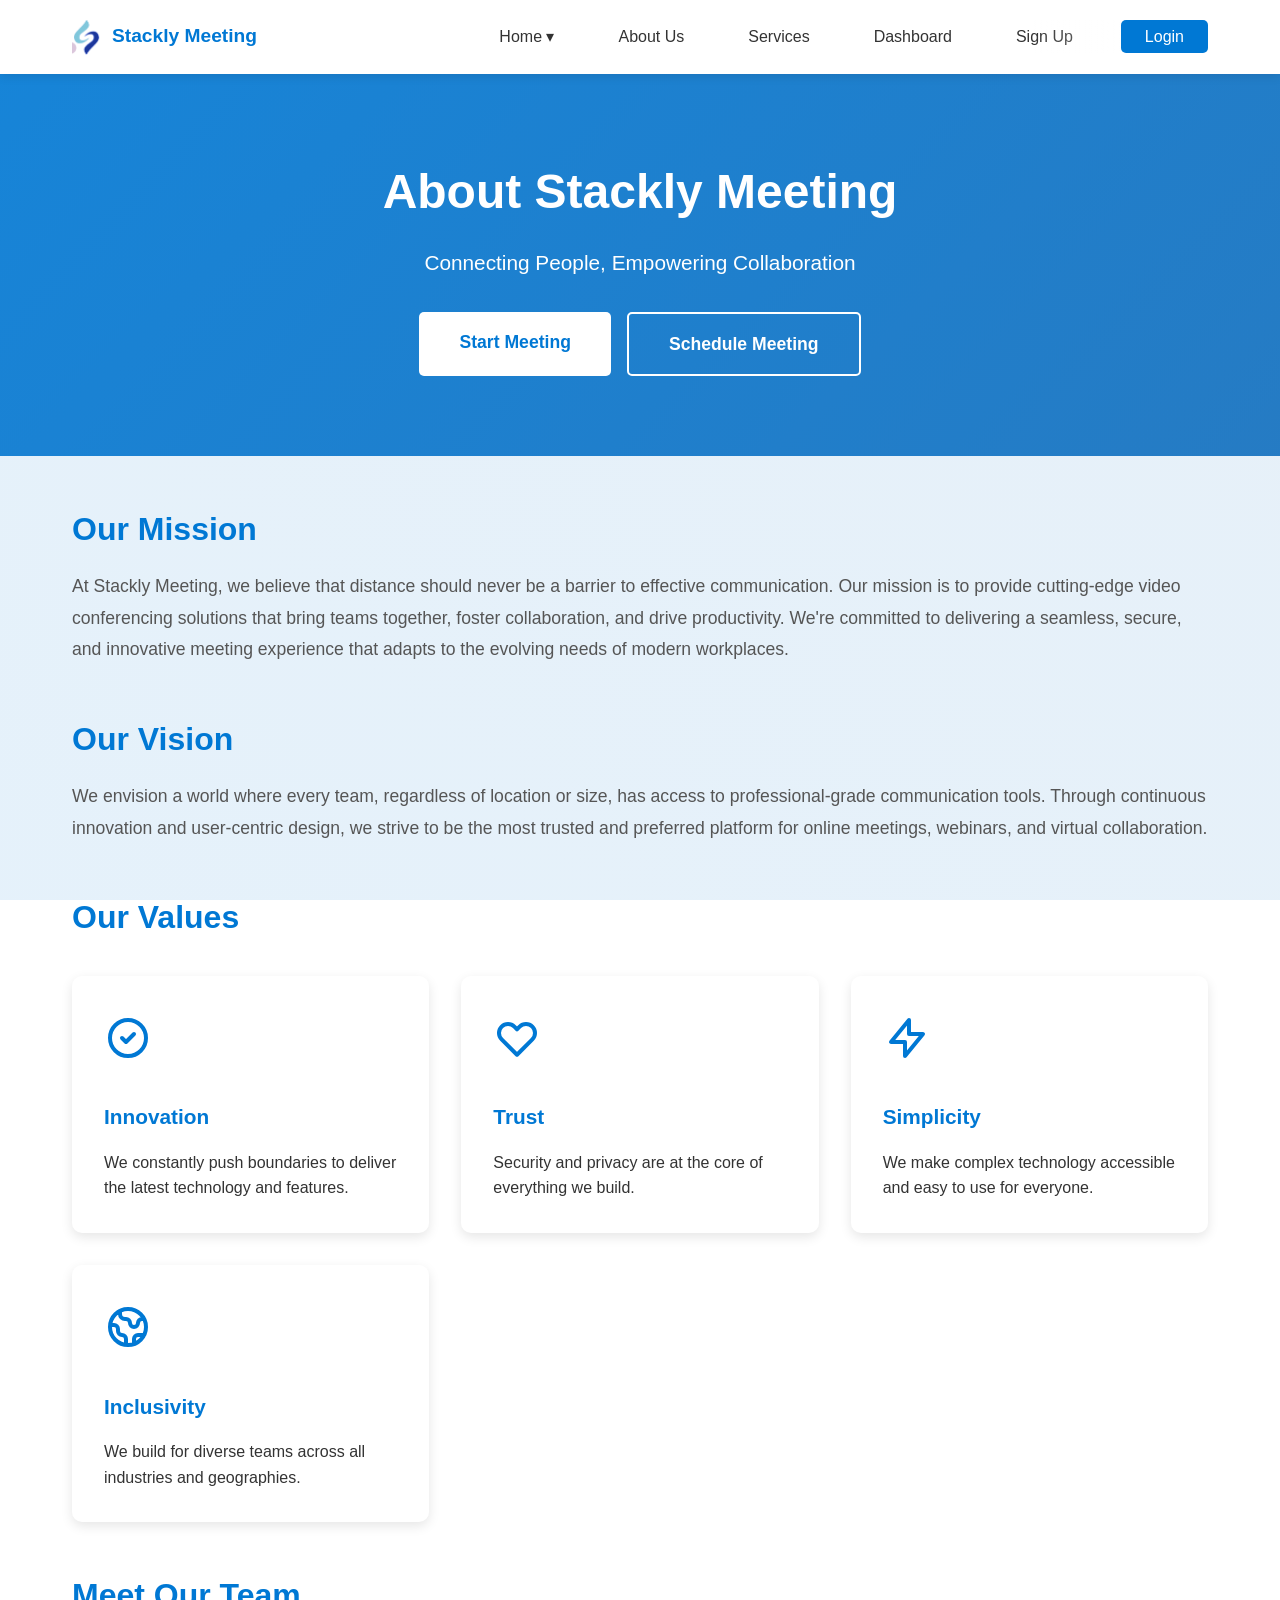
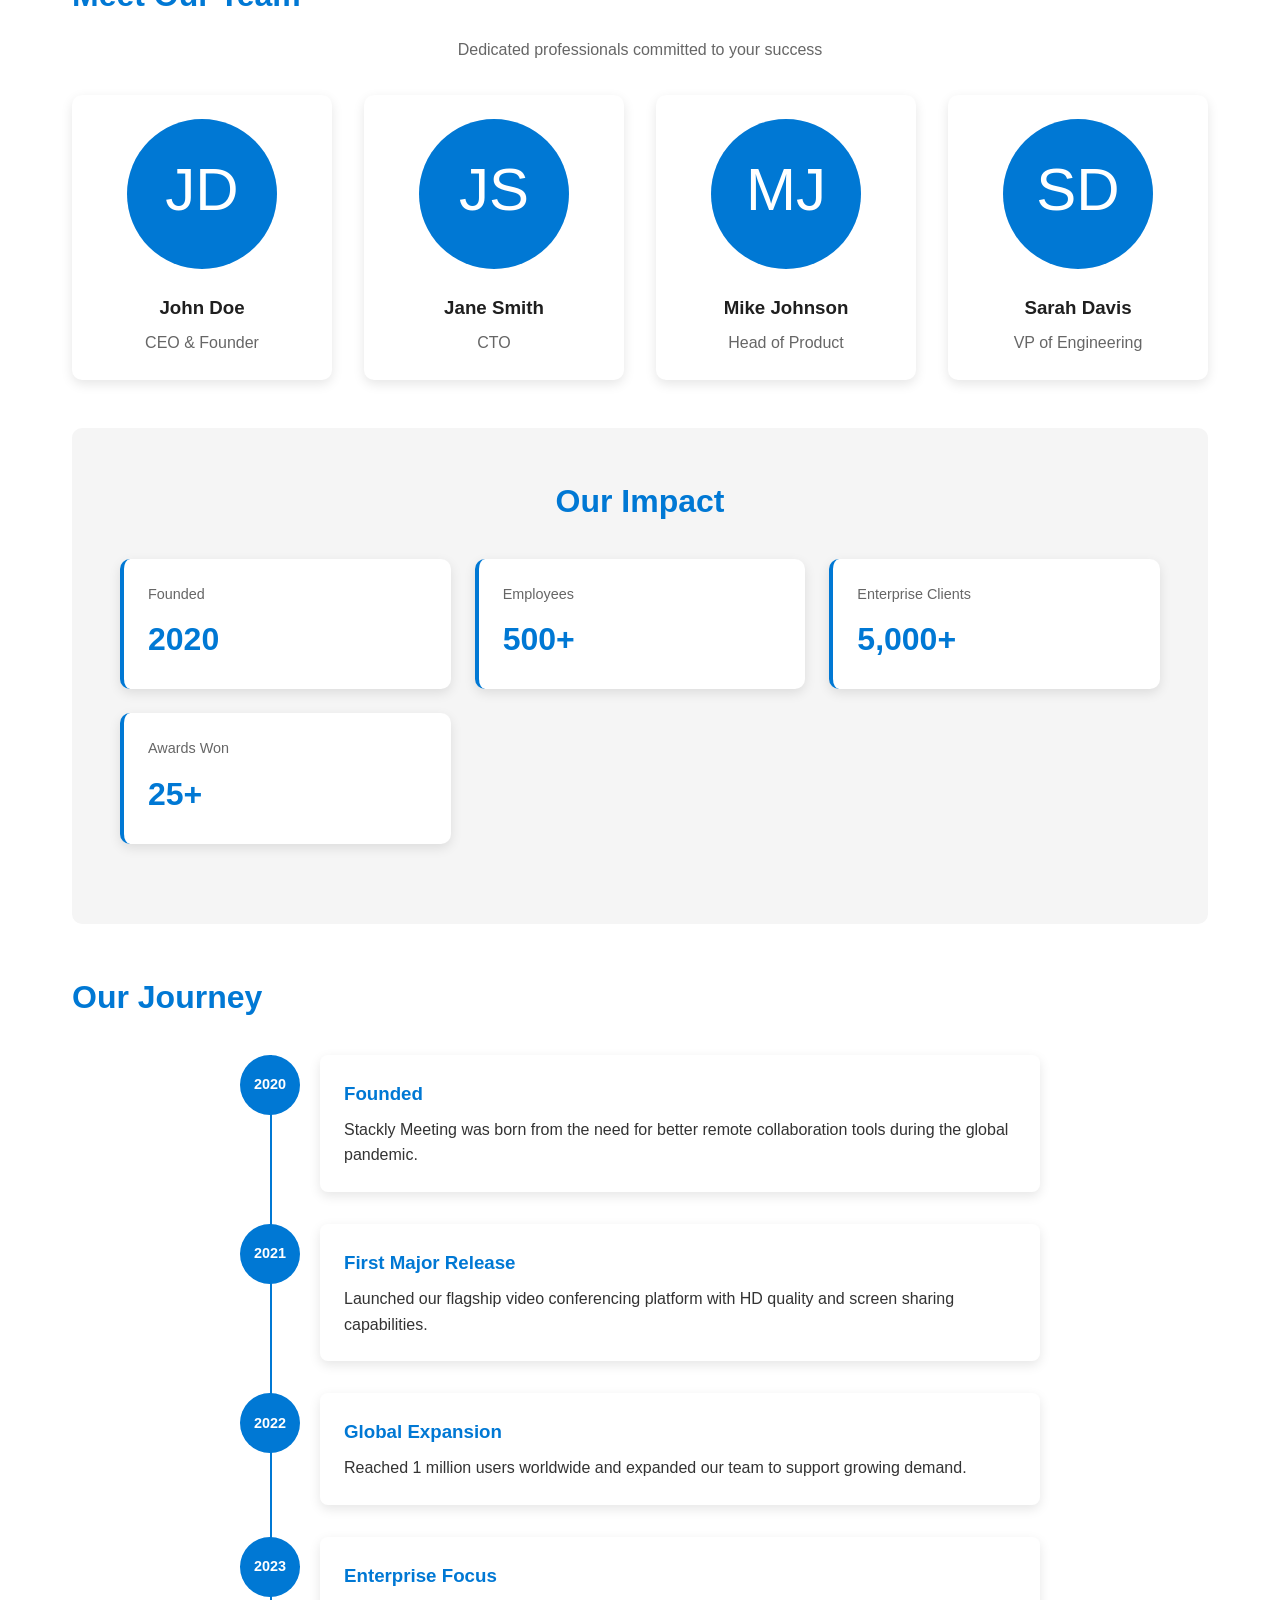
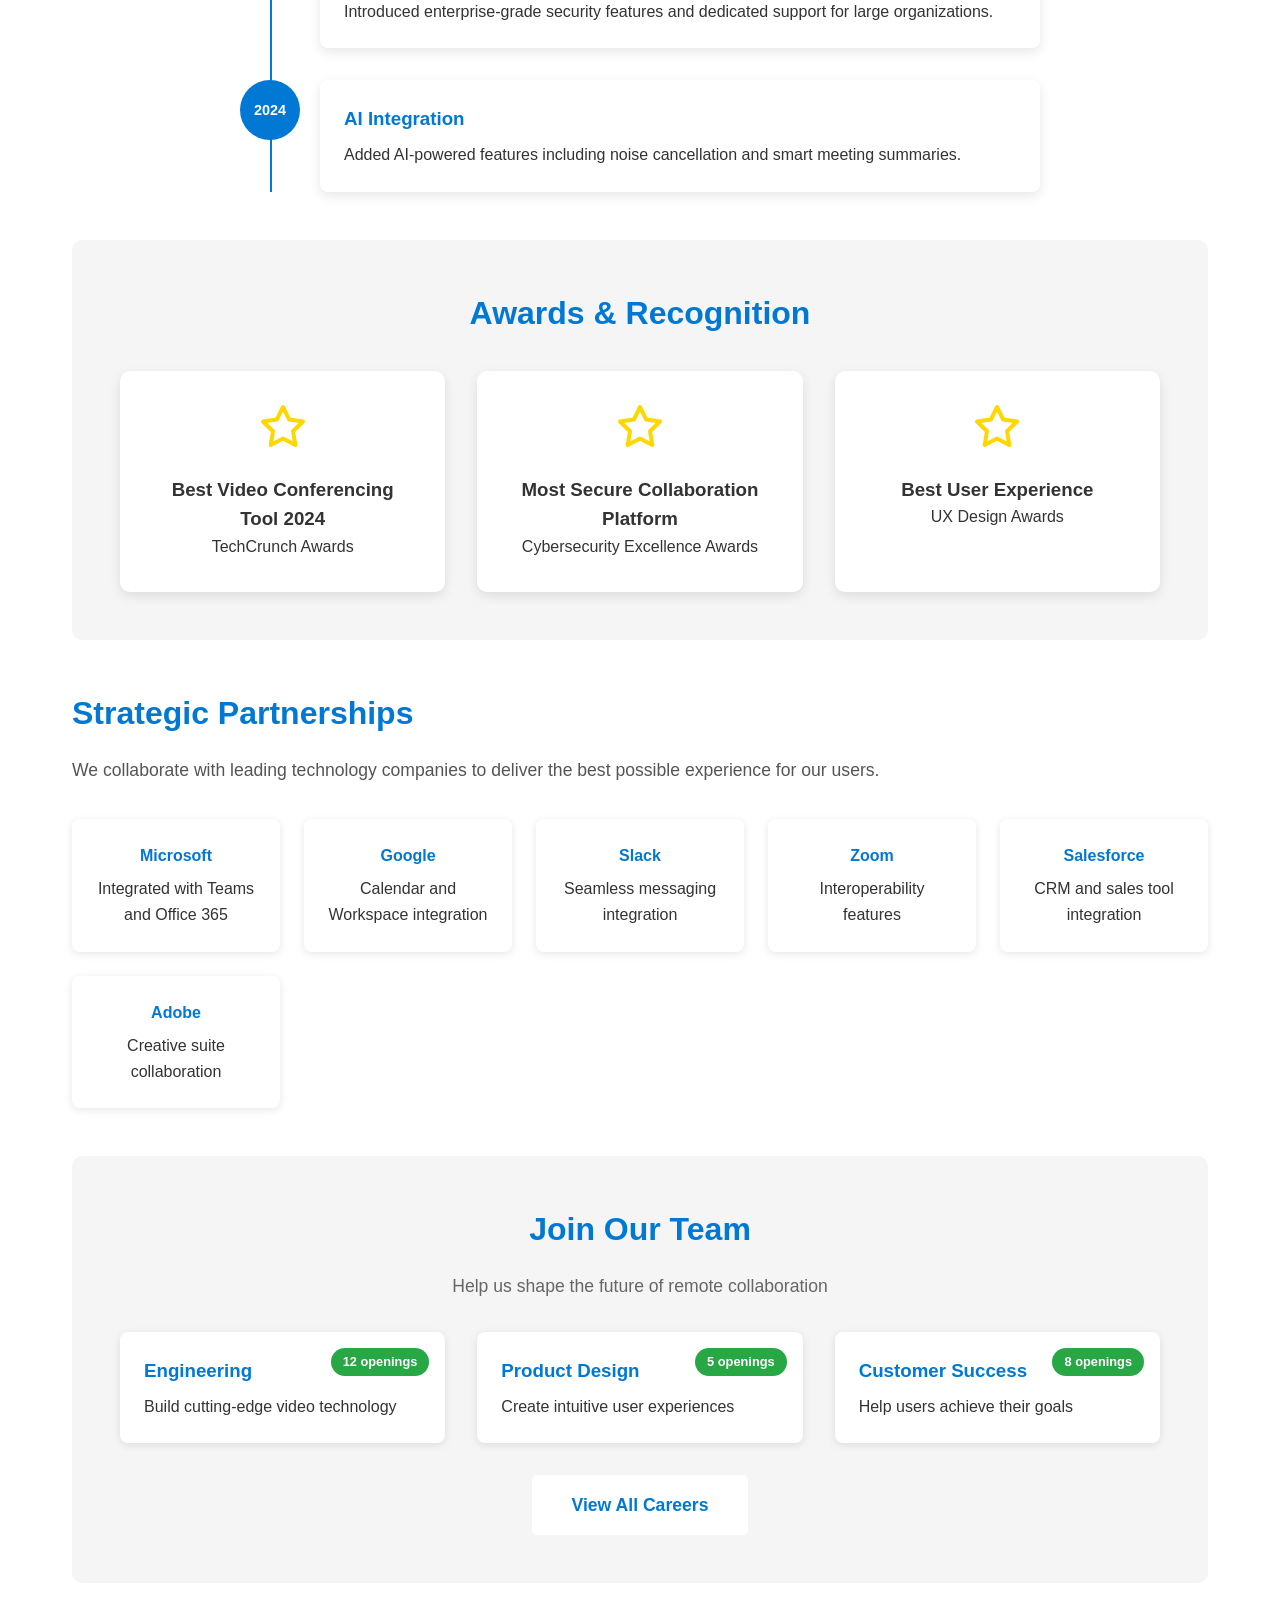
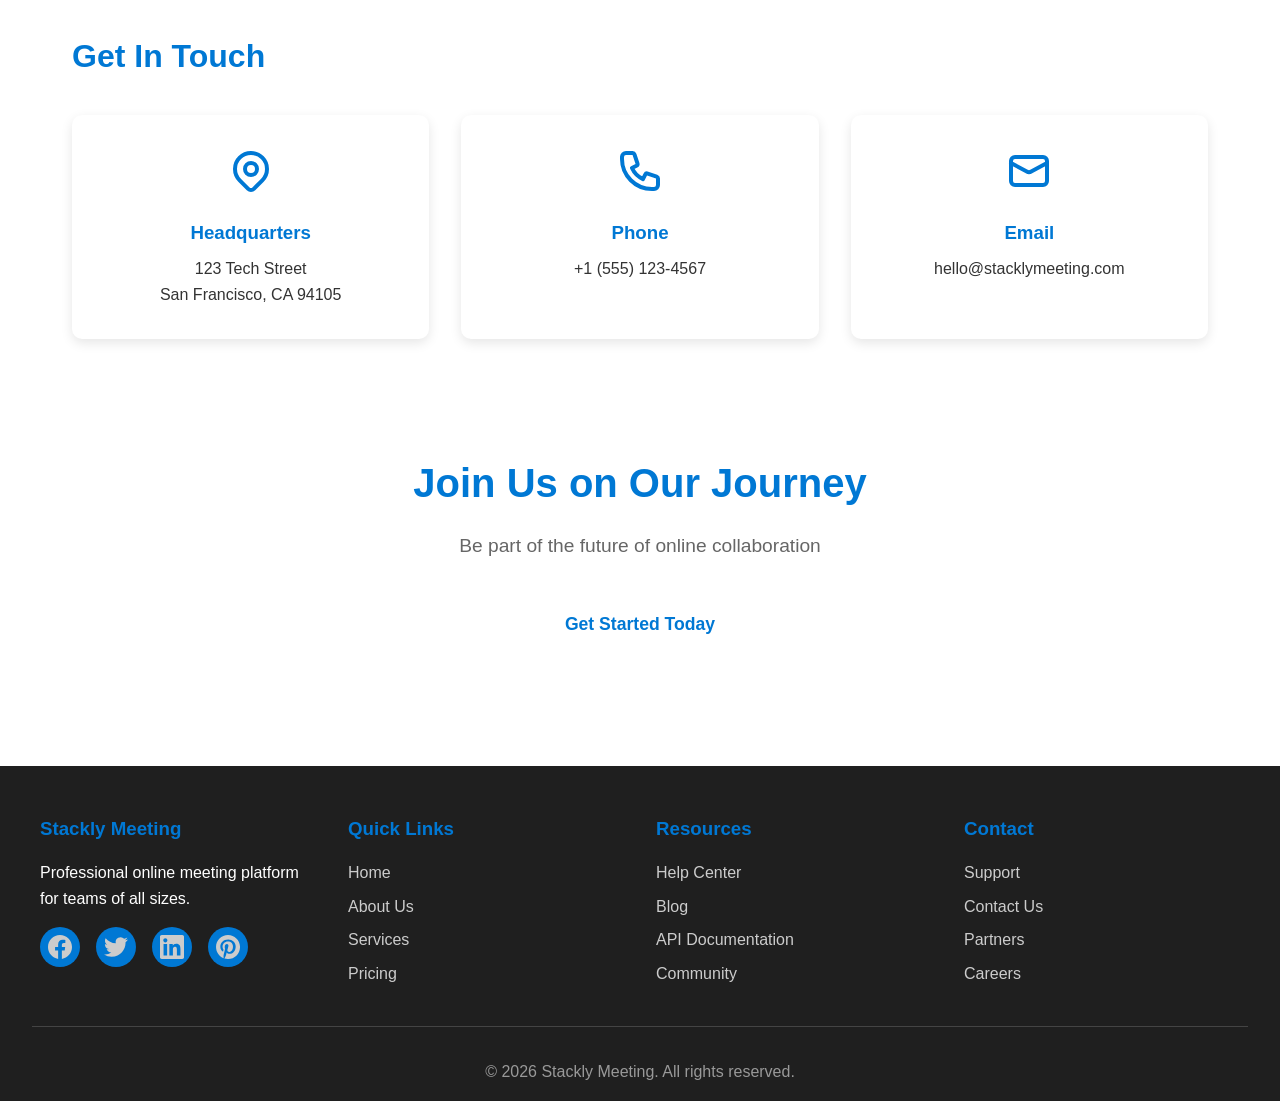
<file: about.html>
<!DOCTYPE html>
<html lang="en">
<head>
    <meta charset="UTF-8">
    <meta name="viewport" content="width=device-width, initial-scale=1.0">
    <title>About Us - Stackly Meeting</title>
    <link rel="stylesheet" href="css/style.css">
</head>
<body>
    <!-- Navigation -->
    <nav>
        <div class="nav-container">
            <div class="logo-container">
                <img src="images/logo.webp" class="logo-img">
                <a href="index.html" class="logo">Stackly Meeting</a>
            </div>
            <button class="hamburger" aria-label="Toggle navigation menu">
                <span class="hamburger-line"></span>
                <span class="hamburger-line"></span>
                <span class="hamburger-line"></span>
            </button>
            <ul class="nav-menu">
                <li class="nav-item dropdown">
                    <div class="nav-link dropdown-toggle">
                        Home ▾
                    </div>
                    <ul class="dropdown-menu">
                        <li><a href="index.html">Home</a></li>
                        <li><a href="home2.html">Home2</a></li>
                    </ul>
                </li>
                <li class="nav-item">
                    <a href="about.html" class="nav-link">About Us</a>
                </li>
                <li class="nav-item">
                    <a href="services.html" class="nav-link">Services</a>
                </li>
                <li class="nav-item">
                    <a href="dashboard.html" class="nav-link">Dashboard</a>
                </li>
                <li class="nav-item">
                    <a href="signup.html" class="nav-link">Sign Up</a>
                </li>
                <li class="nav-item">
                    <a href="login.html" class="btn-primary">Login</a>
                </li>
            </ul>
        </div>
    </nav>

    <!-- Main Content -->
    <main>
        <!-- Hero Section -->
        <section class="hero" style="background: linear-gradient(135deg, rgba(0,120,212,0.9), rgba(16,110,190,0.9)), url('https://images.unsplash.com/photo-1559136555-9303baea8ebd?w=1200&h=600&fit=crop&crop=center'); background-size: cover; background-position: center;">
            <div class="hero-content">
                <h1>About Stackly Meeting</h1>
                <p>Connecting People, Empowering Collaboration</p>
                <div class="hero-buttons">
                    <a href="404.html" class="btn-large">Start Meeting</a>
                    <a href="404.html" class="btn-secondary">Schedule Meeting</a>
                </div>
            </div>
        </section>

        <div class="container">
            <!-- Mission Section -->
            <div class="about-section">
                <h2>Our Mission</h2>
                <p style="font-size: 1.1rem; line-height: 1.8; color: #555;">
                    At Stackly Meeting, we believe that distance should never be a barrier to effective communication. Our mission is to provide cutting-edge video conferencing solutions that bring teams together, foster collaboration, and drive productivity. We're committed to delivering a seamless, secure, and innovative meeting experience that adapts to the evolving needs of modern workplaces.
                </p>
            </div>

            <!-- Vision Section -->
            <div class="about-section">
                <h2>Our Vision</h2>
                <p style="font-size: 1.1rem; line-height: 1.8; color: #555;">
                    We envision a world where every team, regardless of location or size, has access to professional-grade communication tools. Through continuous innovation and user-centric design, we strive to be the most trusted and preferred platform for online meetings, webinars, and virtual collaboration.
                </p>
            </div>

            <!-- Values Section -->
            <div class="about-section">
                <h2>Our Values</h2>
                <div class="features-grid">
                    <div class="feature-card">
                        <div class="feature-icon">
                            <svg width="48" height="48" viewBox="0 0 24 24" fill="none" xmlns="http://www.w3.org/2000/svg">
                                <path d="M9 12l2 2 4-4m6 2a9 9 0 11-18 0 9 9 0 0118 0z" stroke="currentColor" stroke-width="2" stroke-linecap="round" stroke-linejoin="round"/>
                            </svg>
                        </div>
                        <h3>Innovation</h3>
                        <p>We constantly push boundaries to deliver the latest technology and features.</p>
                    </div>
                    <div class="feature-card">
                        <div class="feature-icon">
                            <svg width="48" height="48" viewBox="0 0 24 24" fill="none" xmlns="http://www.w3.org/2000/svg">
                                <path d="M4.318 6.318a4.5 4.5 0 000 6.364L12 20.364l7.682-7.682a4.5 4.5 0 00-6.364-6.364L12 7.636l-1.318-1.318a4.5 4.5 0 00-6.364 0z" stroke="currentColor" stroke-width="2" stroke-linecap="round" stroke-linejoin="round"/>
                            </svg>
                        </div>
                        <h3>Trust</h3>
                        <p>Security and privacy are at the core of everything we build.</p>
                    </div>
                    <div class="feature-card">
                        <div class="feature-icon">
                            <svg width="48" height="48" viewBox="0 0 24 24" fill="none" xmlns="http://www.w3.org/2000/svg">
                                <path d="M13 10V3L4 14h7v7l9-11h-7z" stroke="currentColor" stroke-width="2" stroke-linecap="round" stroke-linejoin="round"/>
                            </svg>
                        </div>
                        <h3>Simplicity</h3>
                        <p>We make complex technology accessible and easy to use for everyone.</p>
                    </div>
                    <div class="feature-card">
                        <div class="feature-icon">
                            <svg width="48" height="48" viewBox="0 0 24 24" fill="none" xmlns="http://www.w3.org/2000/svg">
                                <path d="M3.055 11H5a2 2 0 012 2v1a2 2 0 002 2 2 2 0 012 2v2.945M8 3.935V5.5A2.5 2.5 0 0010.5 8h.5a2 2 0 012 2 2 2 0 104 0 2 2 0 012-2h1.064M15 20.488V18a2 2 0 012-2h3.064M21 12a9 9 0 11-18 0 9 9 0 0118 0z" stroke="currentColor" stroke-width="2" stroke-linecap="round" stroke-linejoin="round"/>
                            </svg>
                        </div>
                        <h3>Inclusivity</h3>
                        <p>We build for diverse teams across all industries and geographies.</p>
                    </div>
                </div>
            </div>

            <!-- Team Section -->
            <div class="about-section">
                <h2>Meet Our Team</h2>
                <p style="text-align: center; color: #666; margin-bottom: 2rem;">Dedicated professionals committed to your success</p>
                <div class="team-grid">
                    <div class="team-member">
                        <img src="data:image/svg+xml,%3Csvg xmlns='http://www.w3.org/2000/svg' width='150' height='150'%3E%3Crect fill='%230078d4' width='150' height='150'/%3E%3Ctext x='50%25' y='50%25' dominant-baseline='middle' text-anchor='middle' font-family='Arial' font-size='60' fill='white'%3EJD%3C/text%3E%3C/svg%3E" alt="Team Member">
                        <h3>John Doe</h3>
                        <p>CEO & Founder</p>
                    </div>
                    <div class="team-member">
                        <img src="data:image/svg+xml,%3Csvg xmlns='http://www.w3.org/2000/svg' width='150' height='150'%3E%3Crect fill='%230078d4' width='150' height='150'/%3E%3Ctext x='50%25' y='50%25' dominant-baseline='middle' text-anchor='middle' font-family='Arial' font-size='60' fill='white'%3EJS%3C/text%3E%3C/svg%3E" alt="Team Member">
                        <h3>Jane Smith</h3>
                        <p>CTO</p>
                    </div>
                    <div class="team-member">
                        <img src="data:image/svg+xml,%3Csvg xmlns='http://www.w3.org/2000/svg' width='150' height='150'%3E%3Crect fill='%230078d4' width='150' height='150'/%3E%3Ctext x='50%25' y='50%25' dominant-baseline='middle' text-anchor='middle' font-family='Arial' font-size='60' fill='white'%3EMJ%3C/text%3E%3C/svg%3E" alt="Team Member">
                        <h3>Mike Johnson</h3>
                        <p>Head of Product</p>
                    </div>
                    <div class="team-member">
                        <img src="data:image/svg+xml,%3Csvg xmlns='http://www.w3.org/2000/svg' width='150' height='150'%3E%3Crect fill='%230078d4' width='150' height='150'/%3E%3Ctext x='50%25' y='50%25' dominant-baseline='middle' text-anchor='middle' font-family='Arial' font-size='60' fill='white'%3ESD%3C/text%3E%3C/svg%3E" alt="Team Member">
                        <h3>Sarah Davis</h3>
                        <p>VP of Engineering</p>
                    </div>
                </div>
            </div>

            <!-- Stats Section -->
            <div class="about-section" style="background: var(--light-color); padding: 3rem; border-radius: 10px;">
                <h2 style="text-align: center; margin-bottom: 2rem;">Our Impact</h2>
                <div class="stats-grid">
                    <div class="stat-card">
                        <h3>Founded</h3>
                        <div class="stat-value">2020</div>
                    </div>
                    <div class="stat-card">
                        <h3>Employees</h3>
                        <div class="stat-value">500+</div>
                    </div>
                    <div class="stat-card">
                        <h3>Enterprise Clients</h3>
                        <div class="stat-value">5,000+</div>
                    </div>
                    <div class="stat-card">
                        <h3>Awards Won</h3>
                        <div class="stat-value">25+</div>
                    </div>
                </div>
            </div>

            <!-- Company History Section -->
            <div class="about-section">
                <h2>Our Journey</h2>
                <div class="timeline">
                    <div class="timeline-item">
                        <div class="timeline-date">2020</div>
                        <div class="timeline-content">
                            <h3>Founded</h3>
                            <p>Stackly Meeting was born from the need for better remote collaboration tools during the global pandemic.</p>
                        </div>
                    </div>
                    <div class="timeline-item">
                        <div class="timeline-date">2021</div>
                        <div class="timeline-content">
                            <h3>First Major Release</h3>
                            <p>Launched our flagship video conferencing platform with HD quality and screen sharing capabilities.</p>
                        </div>
                    </div>
                    <div class="timeline-item">
                        <div class="timeline-date">2022</div>
                        <div class="timeline-content">
                            <h3>Global Expansion</h3>
                            <p>Reached 1 million users worldwide and expanded our team to support growing demand.</p>
                        </div>
                    </div>
                    <div class="timeline-item">
                        <div class="timeline-date">2023</div>
                        <div class="timeline-content">
                            <h3>Enterprise Focus</h3>
                            <p>Introduced enterprise-grade security features and dedicated support for large organizations.</p>
                        </div>
                    </div>
                    <div class="timeline-item">
                        <div class="timeline-date">2024</div>
                        <div class="timeline-content">
                            <h3>AI Integration</h3>
                            <p>Added AI-powered features including noise cancellation and smart meeting summaries.</p>
                        </div>
                    </div>
                </div>
            </div>

            <!-- Awards & Recognition Section -->
            <div class="about-section" style="background: var(--light-color); padding: 3rem; border-radius: 10px;">
                <h2 style="text-align: center; margin-bottom: 2rem;">Awards & Recognition</h2>
                <div class="features-grid">
                    <div class="award-card">
                        <div class="award-icon">
                            <svg width="48" height="48" viewBox="0 0 24 24" fill="none" xmlns="http://www.w3.org/2000/svg">
                                <path d="M12 2l3.09 6.26L22 9.27l-5 4.87 1.18 6.88L12 17.77l-6.18 3.25L7 14.14 2 9.27l6.91-1.01L12 2z" stroke="currentColor" stroke-width="2" stroke-linecap="round" stroke-linejoin="round"/>
                            </svg>
                        </div>
                        <h3>Best Video Conferencing Tool 2024</h3>
                        <p>TechCrunch Awards</p>
                    </div>
                    <div class="award-card">
                        <div class="award-icon">
                            <svg width="48" height="48" viewBox="0 0 24 24" fill="none" xmlns="http://www.w3.org/2000/svg">
                                <path d="M12 2l3.09 6.26L22 9.27l-5 4.87 1.18 6.88L12 17.77l-6.18 3.25L7 14.14 2 9.27l6.91-1.01L12 2z" stroke="currentColor" stroke-width="2" stroke-linecap="round" stroke-linejoin="round"/>
                            </svg>
                        </div>
                        <h3>Most Secure Collaboration Platform</h3>
                        <p>Cybersecurity Excellence Awards</p>
                    </div>
                    <div class="award-card">
                        <div class="award-icon">
                            <svg width="48" height="48" viewBox="0 0 24 24" fill="none" xmlns="http://www.w3.org/2000/svg">
                                <path d="M12 2l3.09 6.26L22 9.27l-5 4.87 1.18 6.88L12 17.77l-6.18 3.25L7 14.14 2 9.27l6.91-1.01L12 2z" stroke="currentColor" stroke-width="2" stroke-linecap="round" stroke-linejoin="round"/>
                            </svg>
                        </div>
                        <h3>Best User Experience</h3>
                        <p>UX Design Awards</p>
                    </div>
                </div>
            </div>

            <!-- Partnerships Section -->
            <div class="about-section">
                <h2>Strategic Partnerships</h2>
                <p style="font-size: 1.1rem; line-height: 1.8; color: #555; margin-bottom: 2rem;">
                    We collaborate with leading technology companies to deliver the best possible experience for our users.
                </p>
                <div class="partnerships-grid">
                    <div class="partnership-item">
                        <h4>Microsoft</h4>
                        <p>Integrated with Teams and Office 365</p>
                    </div>
                    <div class="partnership-item">
                        <h4>Google</h4>
                        <p>Calendar and Workspace integration</p>
                    </div>
                    <div class="partnership-item">
                        <h4>Slack</h4>
                        <p>Seamless messaging integration</p>
                    </div>
                    <div class="partnership-item">
                        <h4>Zoom</h4>
                        <p>Interoperability features</p>
                    </div>
                    <div class="partnership-item">
                        <h4>Salesforce</h4>
                        <p>CRM and sales tool integration</p>
                    </div>
                    <div class="partnership-item">
                        <h4>Adobe</h4>
                        <p>Creative suite collaboration</p>
                    </div>
                </div>
            </div>

            <!-- Careers Preview Section -->
            <div class="about-section" style="background: var(--light-color); padding: 3rem; border-radius: 10px;">
                <h2 style="text-align: center; margin-bottom: 1rem;">Join Our Team</h2>
                <p style="text-align: center; color: #666; margin-bottom: 2rem; font-size: 1.1rem;">Help us shape the future of remote collaboration</p>
                <div class="features-grid">
                    <div class="career-card">
                        <h3>Engineering</h3>
                        <p>Build cutting-edge video technology</p>
                        <span class="openings">12 openings</span>
                    </div>
                    <div class="career-card">
                        <h3>Product Design</h3>
                        <p>Create intuitive user experiences</p>
                        <span class="openings">5 openings</span>
                    </div>
                    <div class="career-card">
                        <h3>Customer Success</h3>
                        <p>Help users achieve their goals</p>
                        <span class="openings">8 openings</span>
                    </div>
                </div>
                <div style="text-align: center; margin-top: 2rem;">
                    <a href="404.html" class="btn-large">View All Careers</a>
                </div>
            </div>

            <!-- Contact Information Section -->
            <div class="about-section">
                <h2>Get In Touch</h2>
                <div class="contact-grid">
                    <div class="contact-item">
                        <div class="contact-icon">
                            <svg width="48" height="48" viewBox="0 0 24 24" fill="none" xmlns="http://www.w3.org/2000/svg">
                                <path d="M17.657 16.657L13.414 20.9a1.998 1.998 0 01-2.827 0l-4.244-4.243a8 8 0 1111.314 0z" stroke="currentColor" stroke-width="2" stroke-linecap="round" stroke-linejoin="round"/>
                                <path d="M15 11a3 3 0 11-6 0 3 3 0 016 0z" stroke="currentColor" stroke-width="2" stroke-linecap="round" stroke-linejoin="round"/>
                            </svg>
                        </div>
                        <h3>Headquarters</h3>
                        <p>123 Tech Street<br>San Francisco, CA 94105</p>
                    </div>
                    <div class="contact-item">
                        <div class="contact-icon">
                            <svg width="48" height="48" viewBox="0 0 24 24" fill="none" xmlns="http://www.w3.org/2000/svg">
                                <path d="M3 5a2 2 0 012-2h3.28a1 1 0 01.948.684l1.498 4.493a1 1 0 01-.502 1.21l-2.257 1.13a11.042 11.042 0 005.516 5.516l1.13-2.257a1 1 0 011.21-.502l4.493 1.498a1 1 0 01.684.949V19a2 2 0 01-2 2h-1C9.716 21 3 14.284 3 6V5z" stroke="currentColor" stroke-width="2" stroke-linecap="round" stroke-linejoin="round"/>
                            </svg>
                        </div>
                        <h3>Phone</h3>
                        <p>+1 (555) 123-4567</p>
                    </div>
                    <div class="contact-item">
                        <div class="contact-icon">
                            <svg width="48" height="48" viewBox="0 0 24 24" fill="none" xmlns="http://www.w3.org/2000/svg">
                                <path d="M3 8l7.89 4.26a2 2 0 002.22 0L21 8M5 19h14a2 2 0 002-2V7a2 2 0 00-2-2H5a2 2 0 00-2 2v10a2 2 0 002 2z" stroke="currentColor" stroke-width="2" stroke-linecap="round" stroke-linejoin="round"/>
                            </svg>
                        </div>
                        <h3>Email</h3>
                        <p>hello@stacklymeeting.com</p>
                    </div>
                </div>
            </div>

            <!-- CTA Section -->
            <div style="text-align: center; padding: 4rem 2rem;">
                <h2 style="font-size: 2.5rem; margin-bottom: 1rem; color: var(--primary-color);">Join Us on Our Journey</h2>
                <p style="font-size: 1.2rem; color: #666; margin-bottom: 2rem;">Be part of the future of online collaboration</p>
                <a href="signup.html" class="btn-large">Get Started Today</a>
            </div>
        </div>
    </main>

    <!-- Footer -->
    <footer>
        <div class="footer-container">
            <div class="footer-section">
                <h3>Stackly Meeting</h3>
                <p>Professional online meeting platform for teams of all sizes.</p>
                <div class="social-links">
                    <a href="404.html">
                        <svg width="24" height="24" viewBox="0 0 24 24" fill="currentColor" xmlns="http://www.w3.org/2000/svg">
                            <path d="M24 12.073c0-6.627-5.373-12-12-12s-12 5.373-12 12c0 5.99 4.388 10.954 10.125 11.854v-8.385H7.078v-3.47h3.047V9.43c0-3.007 1.792-4.669 4.533-4.669 1.312 0 2.686.235 2.686.235v2.953H15.83c-1.491 0-1.956.925-1.956 1.874v2.25h3.328l-.532 3.47h-2.796v8.385C19.612 23.027 24 18.062 24 12.073z"/>
                        </svg>
                    </a>
                    <a href="404.html">
                        <svg width="24" height="24" viewBox="0 0 24 24" fill="currentColor" xmlns="http://www.w3.org/2000/svg">
                            <path d="M23.953 4.57a10 10 0 01-2.825.775 4.958 4.958 0 002.163-2.723c-.951.555-2.005.959-3.127 1.184a4.92 4.92 0 00-8.384 4.482C7.69 8.095 4.067 6.13 1.64 3.162a4.822 4.822 0 00-.666 2.475c0 1.71.87 3.213 2.188 4.096a4.904 4.904 0 01-2.228-.616v.06a4.923 4.923 0 003.946 4.827 4.996 4.996 0 01-2.212.085 4.936 4.936 0 004.604 3.417 9.867 9.867 0 01-6.102 2.105c-.39 0-.779-.023-1.17-.067a13.995 13.995 0 007.557 2.209c9.053 0 13.998-7.496 13.998-13.985 0-.21 0-.42-.015-.63A9.935 9.935 0 0024 4.59z"/>
                        </svg>
                    </a>
                    <a href="404.html">
                        <svg width="24" height="24" viewBox="0 0 24 24" fill="currentColor" xmlns="http://www.w3.org/2000/svg">
                            <path d="M20.447 20.452h-3.554v-5.569c0-1.328-.027-3.037-1.852-3.037-1.853 0-2.136 1.445-2.136 2.939v5.667H9.351V9h3.414v1.561h.046c.477-.9 1.637-1.85 3.37-1.85 3.601 0 4.267 2.37 4.267 5.455v6.286zM5.337 7.433c-1.144 0-2.063-.926-2.063-2.065 0-1.138.92-2.063 2.063-2.063 1.14 0 2.064.925 2.064 2.063 0 1.139-.925 2.065-2.064 2.065zm1.782 13.019H3.555V9h3.564v11.452zM22.225 0H1.771C.792 0 0 .774 0 1.729v20.542C0 23.227.792 24 1.771 24h20.451C23.2 24 24 23.227 24 22.271V1.729C24 .774 23.2 0 22.222 0h.003z"/>
                        </svg>
                    </a>
                    <a href="404.html">
                        <svg width="24" height="24" viewBox="0 0 24 24" fill="currentColor" xmlns="http://www.w3.org/2000/svg">
                            <path d="M12.017 0C5.396 0 .029 5.367.029 11.987c0 5.079 3.158 9.417 7.618 11.174-.105-.949-.199-2.403.041-3.439.219-.937 1.406-5.957 1.406-5.957s-.359-.72-.359-1.781c0-1.663.967-2.911 2.168-2.911 1.024 0 1.518.769 1.518 1.688 0 1.029-.653 2.567-.992 3.992-.285 1.193.6 2.165 1.775 2.165 2.128 0 3.768-2.245 3.768-5.487 0-2.861-2.063-4.869-5.008-4.869-3.41 0-5.409 2.562-5.409 5.199 0 1.033.394 2.143.889 2.749.097.118.112.221.085.345-.09.375-.293 1.199-.334 1.363-.053.225-.172.271-.402.165-1.495-.69-2.433-2.878-2.433-4.646 0-3.776 2.748-7.252 7.92-7.252 4.158 0 7.392 2.967 7.392 6.923 0 4.135-2.607 7.462-6.233 7.462-1.214 0-2.357-.629-2.747-1.378 0 0-.599 2.282-.744 2.84-.282 1.084-1.064 2.456-1.549 3.235C9.584 23.815 10.77 24.001 12.017 24.001c6.624 0 11.99-5.367 11.99-12.014C24.007 5.367 18.641.001 12.017.001z"/>
                        </svg>
                    </a>
                </div>
            </div>
            <div class="footer-section">
                <h3>Quick Links</h3>
                <ul>
                    <li><a href="index.html">Home</a></li>
                    <li><a href="about.html">About Us</a></li>
                    <li><a href="services.html">Services</a></li>
                    <li><a href="404.html">Pricing</a></li>
                </ul>
            </div>
            <div class="footer-section">
                <h3>Resources</h3>
                <ul>
                    <li><a href="404.html">Help Center</a></li>
                    <li><a href="404.html">Blog</a></li>
                    <li><a href="404.html">API Documentation</a></li>
                    <li><a href="404.html">Community</a></li>
                </ul>
            </div>
            <div class="footer-section">
                <h3>Contact</h3>
                <ul>
                    <li><a href="404.html">Support</a></li>
                    <li><a href="404.html">Contact Us</a></li>
                    <li><a href="404.html">Partners</a></li>
                    <li><a href="404.html">Careers</a></li>
                </ul>
            </div>
        </div>
        <div class="footer-bottom">
            <p>&copy; 2026 Stackly Meeting. All rights reserved.</p>
        </div>
    </footer>

    <script src="main.js"></script>
</body>
</html>
</file>
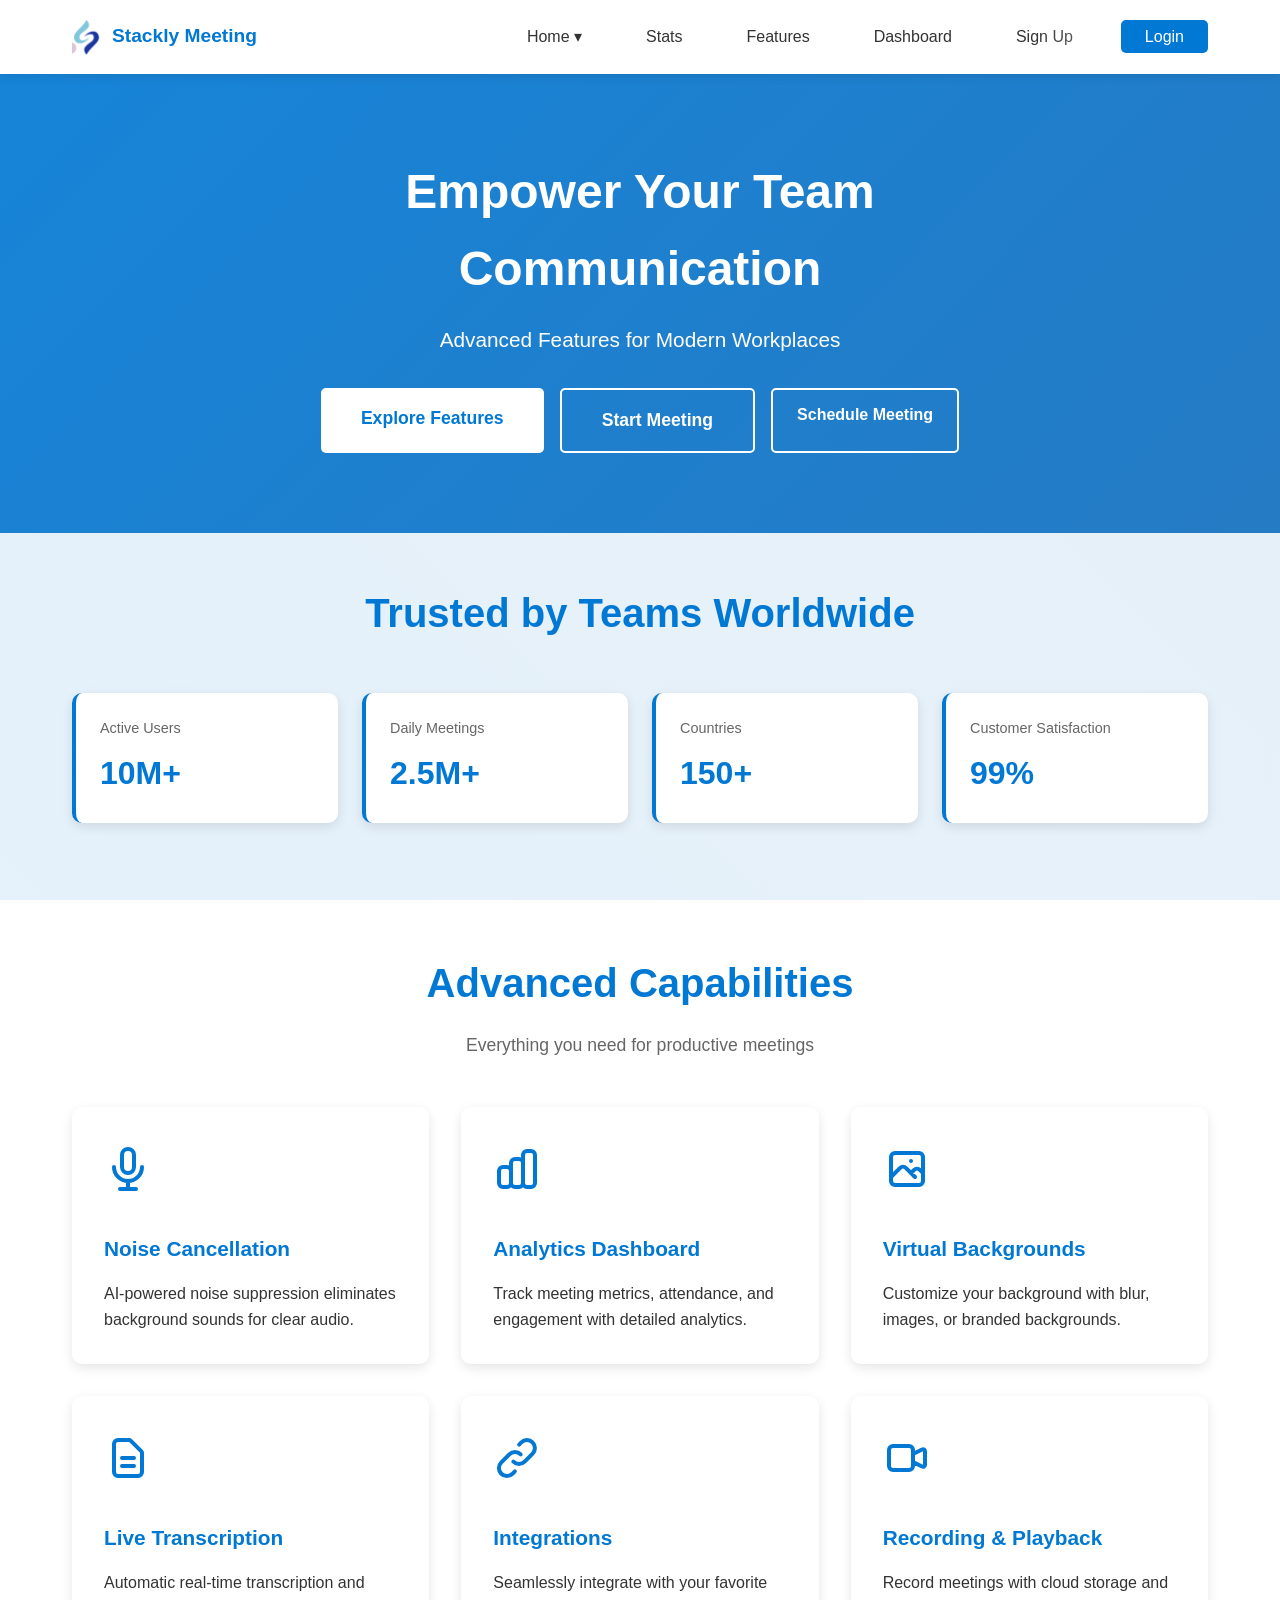
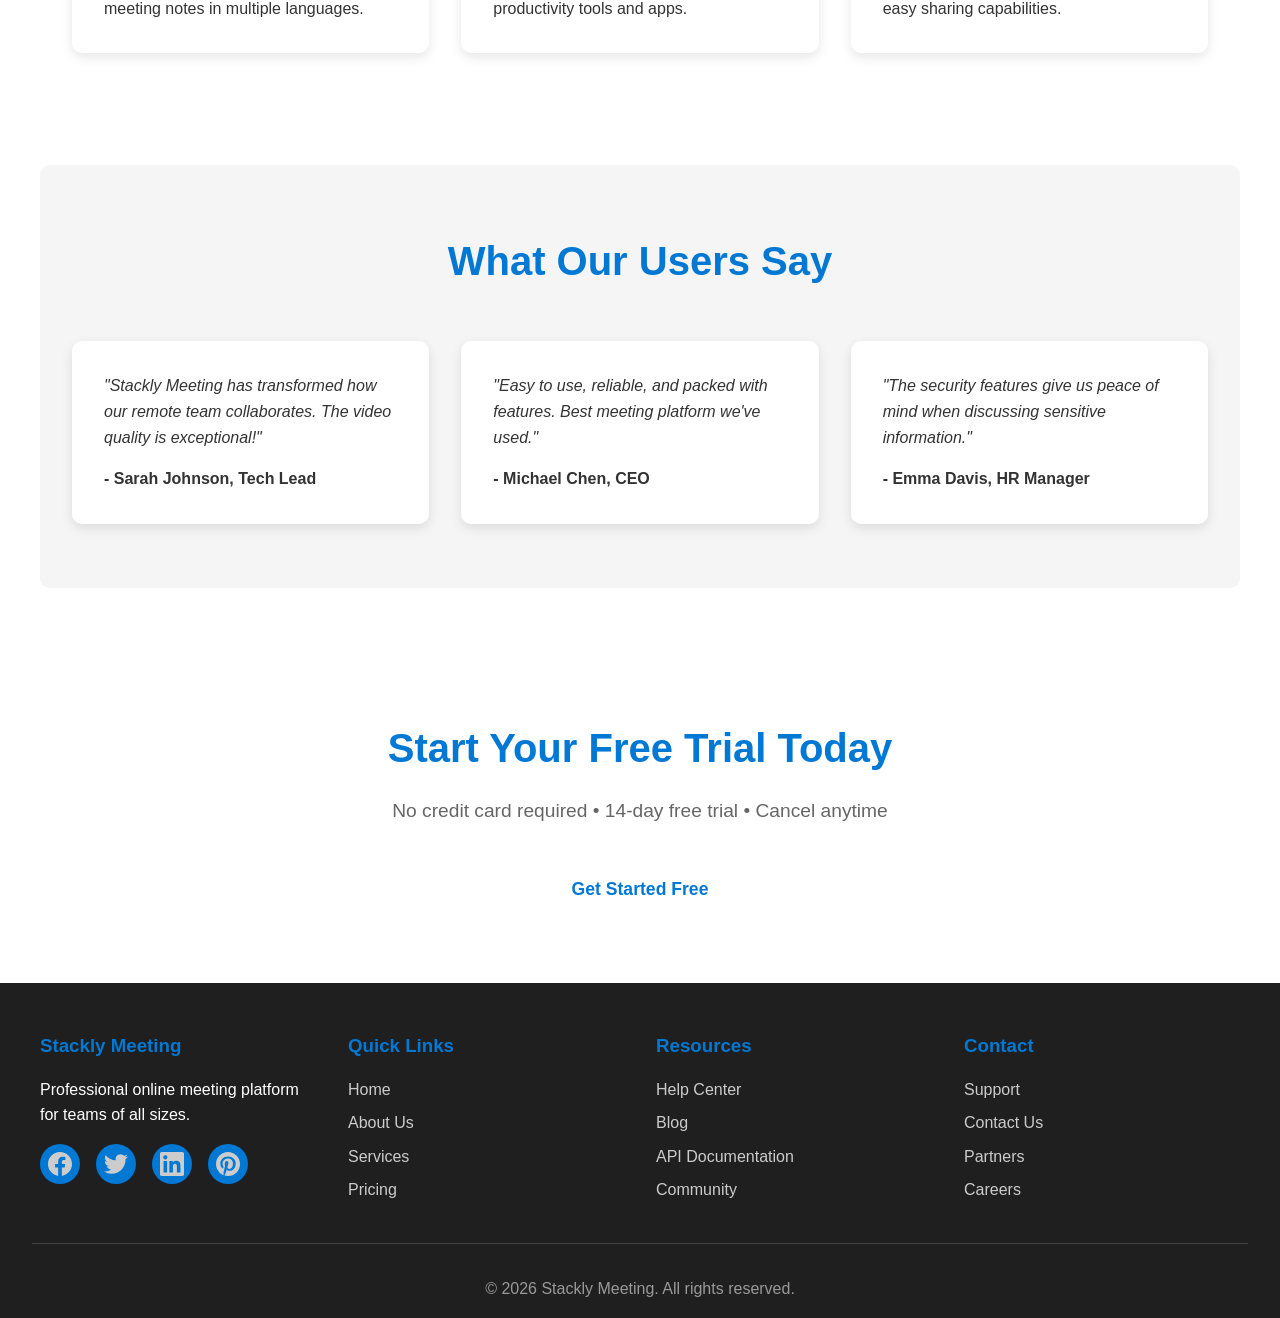
<file: home2.html>
<!DOCTYPE html>
<html lang="en">
<head>
    <meta charset="UTF-8">
    <meta name="viewport" content="width=device-width, initial-scale=1.0">
    <title>Stackly Meeting</title>
    <link rel="stylesheet" href="css/style.css">
</head>
<body>
    <!-- Navigation -->
    <nav>
        <div class="nav-container">
            <div class="logo-container">
                <img src="images/logo.webp" class="logo-img">
                <a href="index.html" class="logo">Stackly Meeting</a>
            </div>
            <button class="hamburger" aria-label="Toggle navigation menu">
                <span class="hamburger-line"></span>
                <span class="hamburger-line"></span>
                <span class="hamburger-line"></span>
            </button>
            <ul class="nav-menu">
                <li class="nav-item dropdown">
                    <div class="nav-link dropdown-toggle">
                        Home ▾
                    </div>
                    <ul class="dropdown-menu">
                        <li><a href="index.html">Home1</a></li>
                        
                    </ul>
                </li>
                <li class="nav-item">
                    <a href="home2.html#stats" class="nav-link">Stats</a>
                </li>
                <li class="nav-item">
                    <a href="home2.html#features" class="nav-link">Features</a>
                </li>
                <li class="nav-item">
                    <a href="dashboard.html" class="nav-link">Dashboard</a>
                </li>
                <li class="nav-item">
                    <a href="signup.html" class="nav-link">Sign Up</a>
                </li>
                <li class="nav-item">
                    <a href="login.html" class="btn-primary">Login</a>
                </li>
            </ul>
        </div>
    </nav>

    <!-- Main Content -->
    <main>
        <!-- Hero Section -->
        <section class="hero" style="background: linear-gradient(135deg, rgba(0,120,212,0.9), rgba(16,110,190,0.9)), url('https://images.unsplash.com/photo-1552664730-d307ca884978?w=1200&h=600&fit=crop&crop=center'); background-size: cover; background-position: center;">
            <div class="hero-content">
                <h1>Empower Your Team Communication</h1>
                <p>Advanced Features for Modern Workplaces</p>
                <div class="hero-buttons">
                    <a href="404.html" class="btn-large">Explore Features</a>
                    <a href="404.html" class="btn-secondary">Start Meeting</a>
                    <a href="404.html" class="btn-outline">Schedule Meeting</a>
                </div>
            </div>
        </section>

        <!-- Stats Section -->
        <div class="container" id="stats">
            <h2 style="text-align: center; margin-bottom: 3rem; font-size: 2.5rem; color: var(--primary-color);">Trusted by Teams Worldwide</h2>
            
            <div class="stats-grid">
                <div class="stat-card">
                    <h3>Active Users</h3>
                    <div class="stat-value">10M+</div>
                </div>
                <div class="stat-card">
                    <h3>Daily Meetings</h3>
                    <div class="stat-value">2.5M+</div>
                </div>
                <div class="stat-card">
                    <h3>Countries</h3>
                    <div class="stat-value">150+</div>
                </div>
                <div class="stat-card">
                    <h3>Customer Satisfaction</h3>
                    <div class="stat-value">99%</div>
                </div>
            </div>
        </div>

        <!-- Advanced Features -->
        <div class="container" id="features">
            <h2 style="text-align: center; margin-bottom: 1rem; font-size: 2.5rem; color: var(--primary-color);">Advanced Capabilities</h2>
            <p style="text-align: center; color: #666; margin-bottom: 3rem; font-size: 1.1rem;">Everything you need for productive meetings</p>

            <div class="features-grid">
                <div class="feature-card">
                    <div class="feature-icon">
                        <svg width="48" height="48" viewBox="0 0 24 24" fill="none" xmlns="http://www.w3.org/2000/svg">
                            <path d="M19 11a7 7 0 01-7 7m0 0a7 7 0 01-7-7m7 7v4m0 0H8m4 0h4m-4-8a3 3 0 01-3-3V5a3 3 0 116 0v6a3 3 0 01-3 3z" stroke="currentColor" stroke-width="2" stroke-linecap="round" stroke-linejoin="round"/>
                        </svg>
                    </div>
                    <h3>Noise Cancellation</h3>
                    <p>AI-powered noise suppression eliminates background sounds for clear audio.</p>
                </div>
                <div class="feature-card">
                    <div class="feature-icon">
                        <svg width="48" height="48" viewBox="0 0 24 24" fill="none" xmlns="http://www.w3.org/2000/svg">
                            <path d="M9 19v-6a2 2 0 00-2-2H5a2 2 0 00-2 2v6a2 2 0 002 2h2a2 2 0 002-2zm0 0V9a2 2 0 012-2h2a2 2 0 012 2v10m-6 0a2 2 0 002 2h2a2 2 0 002-2m0 0V5a2 2 0 012-2h2a2 2 0 012 2v14a2 2 0 01-2 2h-2a2 2 0 01-2-2z" stroke="currentColor" stroke-width="2" stroke-linecap="round" stroke-linejoin="round"/>
                        </svg>
                    </div>
                    <h3>Analytics Dashboard</h3>
                    <p>Track meeting metrics, attendance, and engagement with detailed analytics.</p>
                </div>
                <div class="feature-card">
                    <div class="feature-icon">
                        <svg width="48" height="48" viewBox="0 0 24 24" fill="none" xmlns="http://www.w3.org/2000/svg">
                            <path d="M4 16l4.586-4.586a2 2 0 012.828 0L16 16m-2-2l1.586-1.586a2 2 0 012.828 0L20 14m-6-6h.01M6 20h12a2 2 0 002-2V6a2 2 0 00-2-2H6a2 2 0 00-2 2v12a2 2 0 002 2z" stroke="currentColor" stroke-width="2" stroke-linecap="round" stroke-linejoin="round"/>
                        </svg>
                    </div>
                    <h3>Virtual Backgrounds</h3>
                    <p>Customize your background with blur, images, or branded backgrounds.</p>
                </div>
                <div class="feature-card">
                    <div class="feature-icon">
                        <svg width="48" height="48" viewBox="0 0 24 24" fill="none" xmlns="http://www.w3.org/2000/svg">
                            <path d="M9 12h6m-6 4h6m2 5H7a2 2 0 01-2-2V5a2 2 0 012-2h5.586a1 1 0 01.707.293l5.414 5.414a1 1 0 01.293.707V19a2 2 0 01-2 2z" stroke="currentColor" stroke-width="2" stroke-linecap="round" stroke-linejoin="round"/>
                        </svg>
                    </div>
                    <h3>Live Transcription</h3>
                    <p>Automatic real-time transcription and meeting notes in multiple languages.</p>
                </div>
                <div class="feature-card">
                    <div class="feature-icon">
                        <svg width="48" height="48" viewBox="0 0 24 24" fill="none" xmlns="http://www.w3.org/2000/svg">
                            <path d="M13.828 10.172a4 4 0 00-5.656 0l-4 4a4 4 0 105.656 5.656l1.102-1.101m-.758-4.899a4 4 0 005.656 0l4-4a4 4 0 00-5.656-5.656l-1.1 1.1" stroke="currentColor" stroke-width="2" stroke-linecap="round" stroke-linejoin="round"/>
                        </svg>
                    </div>
                    <h3>Integrations</h3>
                    <p>Seamlessly integrate with your favorite productivity tools and apps.</p>
                </div>
                <div class="feature-card">
                    <div class="feature-icon">
                        <svg width="48" height="48" viewBox="0 0 24 24" fill="none" xmlns="http://www.w3.org/2000/svg">
                            <path d="M15 10l4.553-2.276A1 1 0 0121 8.618v6.764a1 1 0 01-1.447.894L15 14M5 18h8a2 2 0 002-2V8a2 2 0 00-2-2H5a2 2 0 00-2 2v8a2 2 0 002 2z" stroke="currentColor" stroke-width="2" stroke-linecap="round" stroke-linejoin="round"/>
                        </svg>
                    </div>
                    <h3>Recording & Playback</h3>
                    <p>Record meetings with cloud storage and easy sharing capabilities.</p>
                </div>
            </div>
        </div>

        <!-- Testimonials Section -->
        <div class="container" style="background: var(--light-color); padding: 4rem 2rem; border-radius: 10px; margin: 4rem auto;">
            <h2 style="text-align: center; margin-bottom: 3rem; font-size: 2.5rem; color: var(--primary-color);">What Our Users Say</h2>
            <div class="features-grid">
                <div class="feature-card">
                    <p style="font-style: italic; margin-bottom: 1rem;">"Stackly Meeting has transformed how our remote team collaborates. The video quality is exceptional!"</p>
                    <p style="font-weight: 600;">- Sarah Johnson, Tech Lead</p>
                </div>
                <div class="feature-card">
                    <p style="font-style: italic; margin-bottom: 1rem;">"Easy to use, reliable, and packed with features. Best meeting platform we've used."</p>
                    <p style="font-weight: 600;">- Michael Chen, CEO</p>
                </div>
                <div class="feature-card">
                    <p style="font-style: italic; margin-bottom: 1rem;">"The security features give us peace of mind when discussing sensitive information."</p>
                    <p style="font-weight: 600;">- Emma Davis, HR Manager</p>
                </div>
            </div>
        </div>

        <!-- CTA Section -->
        <div class="container" style="text-align: center; padding: 4rem 2rem;">
            <h2 style="font-size: 2.5rem; margin-bottom: 1rem; color: var(--primary-color);">Start Your Free Trial Today</h2>
            <p style="font-size: 1.2rem; color: #666; margin-bottom: 2rem;">No credit card required • 14-day free trial • Cancel anytime</p>
            <a href="signup.html" class="btn-large">Get Started Free</a>
        </div>
    </main>

    <!-- Footer -->
    <footer>
        <div class="footer-container">
            <div class="footer-section">
                <h3>Stackly Meeting</h3>
                <p>Professional online meeting platform for teams of all sizes.</p>
                <div class="social-links">
                    <a href="404.html">
                        <svg width="24" height="24" viewBox="0 0 24 24" fill="currentColor" xmlns="http://www.w3.org/2000/svg">
                            <path d="M24 12.073c0-6.627-5.373-12-12-12s-12 5.373-12 12c0 5.99 4.388 10.954 10.125 11.854v-8.385H7.078v-3.47h3.047V9.43c0-3.007 1.792-4.669 4.533-4.669 1.312 0 2.686.235 2.686.235v2.953H15.83c-1.491 0-1.956.925-1.956 1.874v2.25h3.328l-.532 3.47h-2.796v8.385C19.612 23.027 24 18.062 24 12.073z"/>
                        </svg>
                    </a>
                    <a href="404.html">
                        <svg width="24" height="24" viewBox="0 0 24 24" fill="currentColor" xmlns="http://www.w3.org/2000/svg">
                            <path d="M23.953 4.57a10 10 0 01-2.825.775 4.958 4.958 0 002.163-2.723c-.951.555-2.005.959-3.127 1.184a4.92 4.92 0 00-8.384 4.482C7.69 8.095 4.067 6.13 1.64 3.162a4.822 4.822 0 00-.666 2.475c0 1.71.87 3.213 2.188 4.096a4.904 4.904 0 01-2.228-.616v.06a4.923 4.923 0 003.946 4.827 4.996 4.996 0 01-2.212.085 4.936 4.936 0 004.604 3.417 9.867 9.867 0 01-6.102 2.105c-.39 0-.779-.023-1.17-.067a13.995 13.995 0 007.557 2.209c9.053 0 13.998-7.496 13.998-13.985 0-.21 0-.42-.015-.63A9.935 9.935 0 0024 4.59z"/>
                        </svg>
                    </a>
                    <a href="404.html">
                        <svg width="24" height="24" viewBox="0 0 24 24" fill="currentColor" xmlns="http://www.w3.org/2000/svg">
                            <path d="M20.447 20.452h-3.554v-5.569c0-1.328-.027-3.037-1.852-3.037-1.853 0-2.136 1.445-2.136 2.939v5.667H9.351V9h3.414v1.561h.046c.477-.9 1.637-1.85 3.37-1.85 3.601 0 4.267 2.37 4.267 5.455v6.286zM5.337 7.433c-1.144 0-2.063-.926-2.063-2.065 0-1.138.92-2.063 2.063-2.063 1.14 0 2.064.925 2.064 2.063 0 1.139-.925 2.065-2.064 2.065zm1.782 13.019H3.555V9h3.564v11.452zM22.225 0H1.771C.792 0 0 .774 0 1.729v20.542C0 23.227.792 24 1.771 24h20.451C23.2 24 24 23.227 24 22.271V1.729C24 .774 23.2 0 22.222 0h.003z"/>
                        </svg>
                    </a>
                    <a href="404.html">
                        <svg width="24" height="24" viewBox="0 0 24 24" fill="currentColor" xmlns="http://www.w3.org/2000/svg">
                            <path d="M12.017 0C5.396 0 .029 5.367.029 11.987c0 5.079 3.158 9.417 7.618 11.174-.105-.949-.199-2.403.041-3.439.219-.937 1.406-5.957 1.406-5.957s-.359-.72-.359-1.781c0-1.663.967-2.911 2.168-2.911 1.024 0 1.518.769 1.518 1.688 0 1.029-.653 2.567-.992 3.992-.285 1.193.6 2.165 1.775 2.165 2.128 0 3.768-2.245 3.768-5.487 0-2.861-2.063-4.869-5.008-4.869-3.41 0-5.409 2.562-5.409 5.199 0 1.033.394 2.143.889 2.749.097.118.112.221.085.345-.09.375-.293 1.199-.334 1.363-.053.225-.172.271-.402.165-1.495-.69-2.433-2.878-2.433-4.646 0-3.776 2.748-7.252 7.92-7.252 4.158 0 7.392 2.967 7.392 6.923 0 4.135-2.607 7.462-6.233 7.462-1.214 0-2.357-.629-2.747-1.378 0 0-.599 2.282-.744 2.84-.282 1.084-1.064 2.456-1.549 3.235C9.584 23.815 10.77 24.001 12.017 24.001c6.624 0 11.99-5.367 11.99-12.014C24.007 5.367 18.641.001 12.017.001z"/>
                        </svg>
                    </a>
                </div>
            </div>
            <div class="footer-section">
                <h3>Quick Links</h3>
                <ul>
                    <li><a href="index.html">Home</a></li>
                    <li><a href="about.html">About Us</a></li>
                    <li><a href="services.html">Services</a></li>
                    <li><a href="404.html">Pricing</a></li>
                </ul>
            </div>
            <div class="footer-section">
                <h3>Resources</h3>
                <ul>
                    <li><a href="404.html">Help Center</a></li>
                    <li><a href="404.html">Blog</a></li>
                    <li><a href="404.html">API Documentation</a></li>
                    <li><a href="404.html">Community</a></li>
                </ul>
            </div>
            <div class="footer-section">
                <h3>Contact</h3>
                <ul>
                    <li><a href="404.html">Support</a></li>
                    <li><a href="404.html">Contact Us</a></li>
                    <li><a href="404.html">Partners</a></li>
                    <li><a href="404.html">Careers</a></li>
                </ul>
            </div>
        </div>
        <div class="footer-bottom">
            <p>&copy; 2026 Stackly Meeting. All rights reserved.</p>
        </div>
    </footer>

    <script src="main.js"></script>
</body>
</html>
</file>
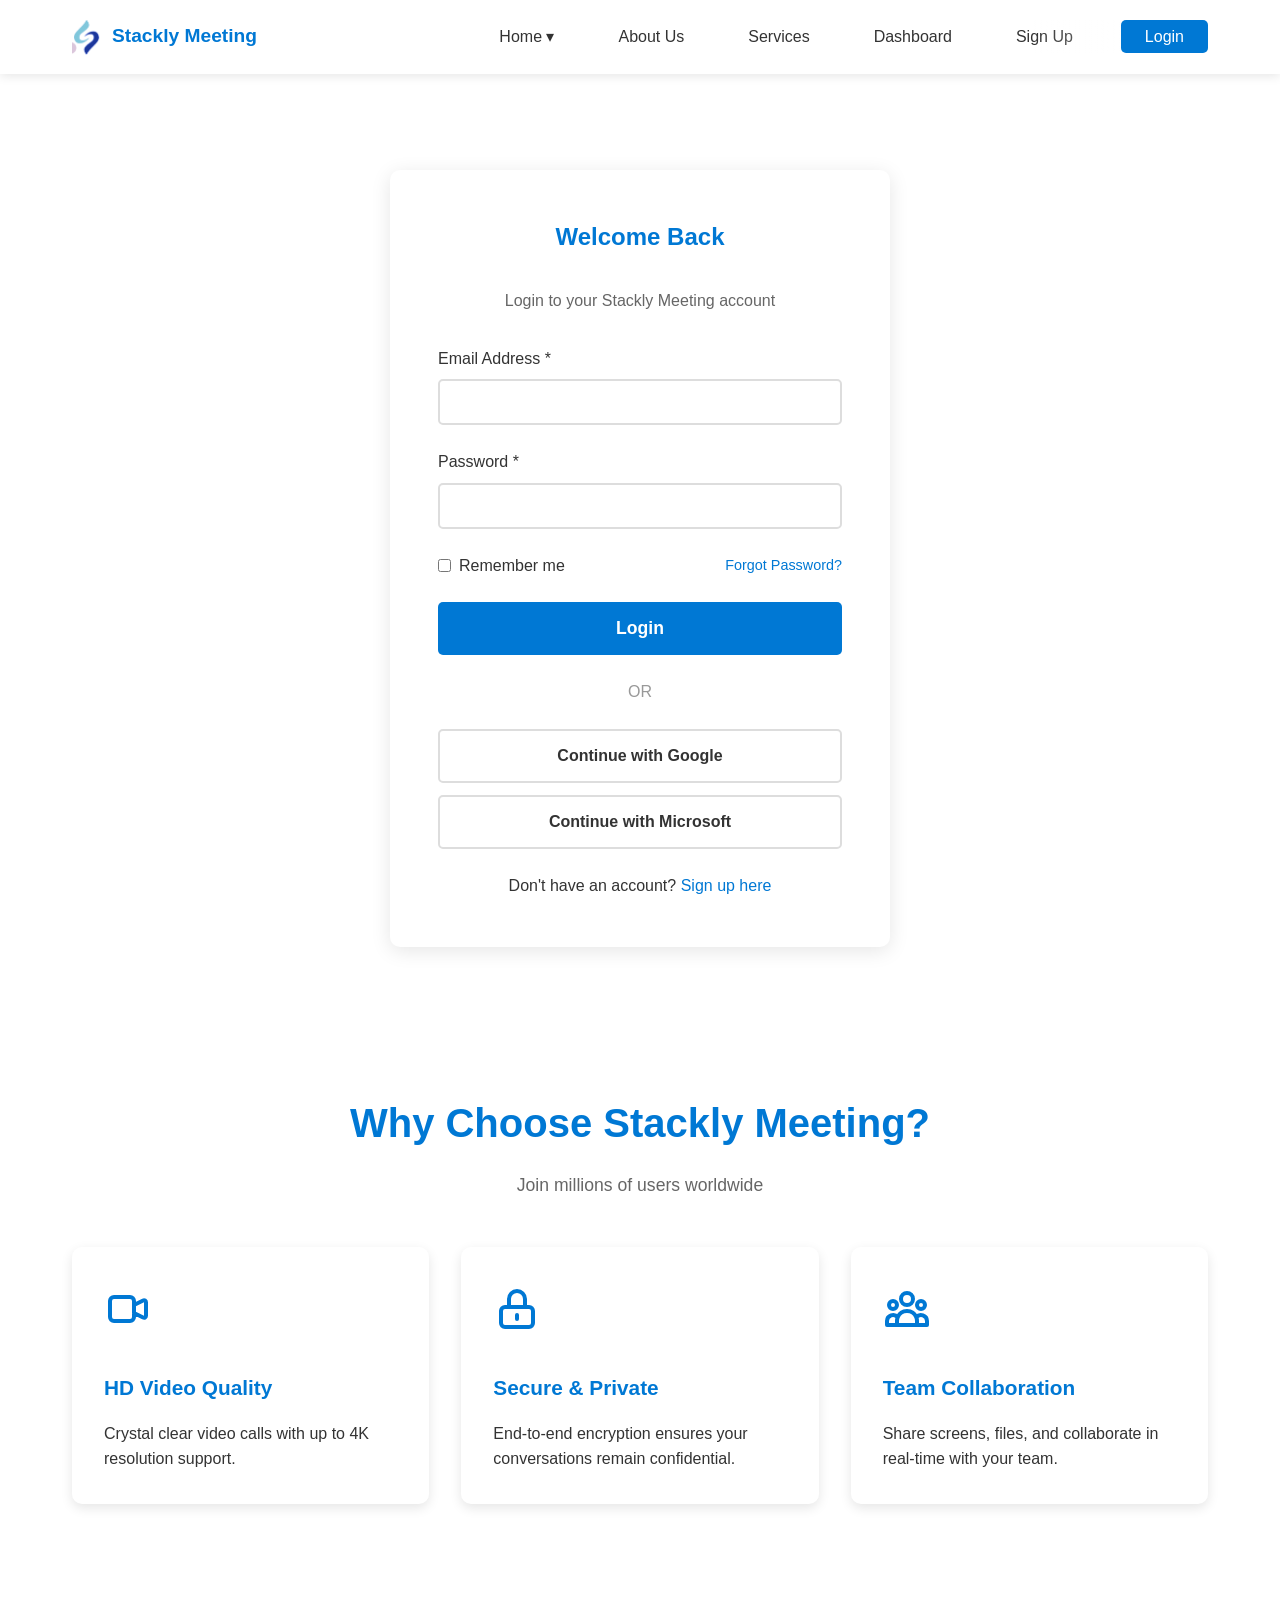
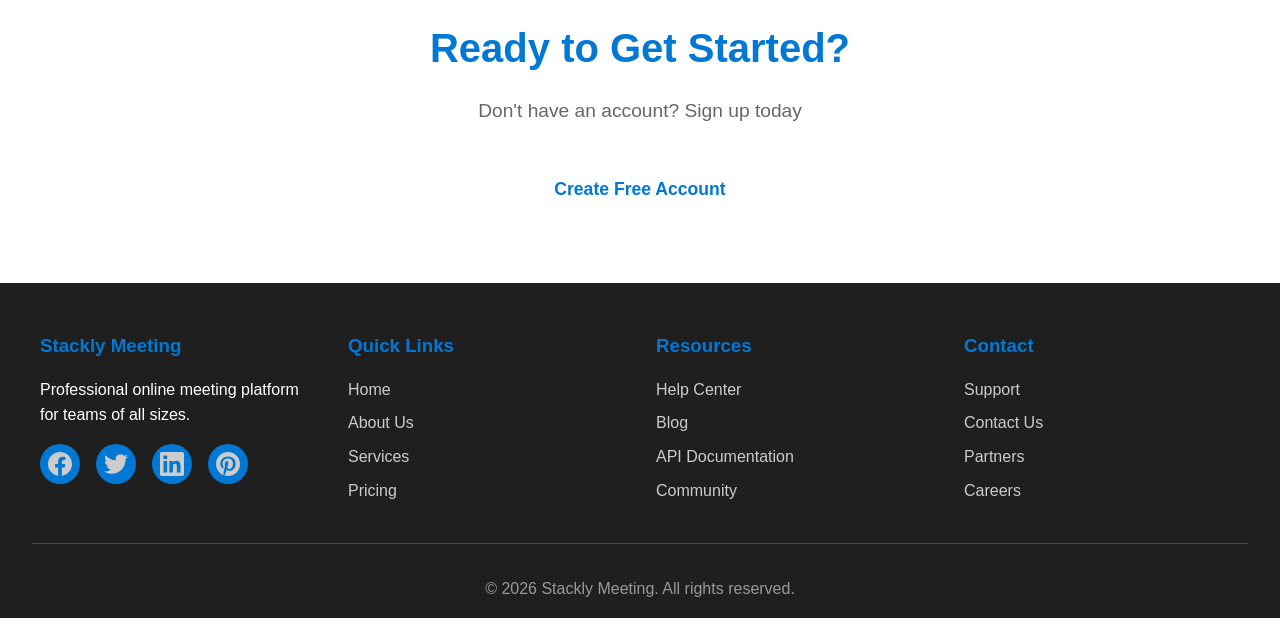
<file: login.html>
<!DOCTYPE html>
<html lang="en">
<head>
    <meta charset="UTF-8">
    <meta name="viewport" content="width=device-width, initial-scale=1.0">
    <title>Login - Stackly Meeting</title>
    <link rel="stylesheet" href="css/style.css">
</head>
<body>
    <!-- Navigation -->
    <nav>
        <div class="nav-container">
            <div class="logo-container">
                <img src="images/logo.webp" class="logo-img">
                <a href="index.html" class="logo">Stackly Meeting</a>
            </div>
            <button class="hamburger" aria-label="Toggle navigation menu">
                <span class="hamburger-line"></span>
                <span class="hamburger-line"></span>
                <span class="hamburger-line"></span>
            </button>
            <ul class="nav-menu">
                <li class="nav-item dropdown">
                    <div class="nav-link dropdown-toggle">
                        Home ▾
                    </div>
                    <ul class="dropdown-menu">
                        <li><a href="index.html">Home</a></li>
                        <li><a href="home2.html">Home2</a></li>
                    </ul>
                </li>
                <li class="nav-item">
                    <a href="about.html" class="nav-link">About Us</a>
                </li>
                <li class="nav-item">
                    <a href="services.html" class="nav-link">Services</a>
                </li>
                <li class="nav-item">
                    <a href="dashboard.html" class="nav-link">Dashboard</a>
                </li>
                <li class="nav-item">
                    <a href="signup.html" class="nav-link">Sign Up</a>
                </li>
                <li class="nav-item">
                    <a href="login.html" class="btn-primary">Login</a>
                </li>
            </ul>
        </div>
    </nav>

    <!-- Main Content -->
    <main>
        <div class="container">
            <div class="form-container">
                <h2>Welcome Back</h2>
                <p style="text-align: center; color: #666; margin-bottom: 2rem;">Login to your Stackly Meeting account</p>

                <form id="loginForm" novalidate>
                    <div class="form-group">
                        <label for="loginEmail">Email Address *</label>
                        <input type="email" id="loginEmail" name="loginEmail" required>
                        <span class="error-message">Please enter a valid email address</span>
                    </div>

                    <div class="form-group">
                        <label for="loginPassword">Password *</label>
                        <input type="password" id="loginPassword" name="loginPassword" required>
                        <span class="error-message">Please enter your password</span>
                    </div>

                    <div class="form-group" style="display: flex; justify-content: space-between; align-items: center;">
                        <div style="display: flex; align-items: center; gap: 0.5rem;">
                            <input type="checkbox" id="rememberMe" name="rememberMe" style="width: auto;">
                            <label for="rememberMe" style="margin-bottom: 0;">Remember me</label>
                        </div>
                        <a href="404.html" style="color: var(--primary-color); text-decoration: none; font-size: 0.9rem;">Forgot Password?</a>
                    </div>

                    <button type="submit" class="btn-submit">Login</button>

                    <div style="text-align: center; margin: 1.5rem 0; color: #999;">
                        <span>OR</span>
                    </div>

                    <button type="button" onclick="window.location.href='404.html'" style="width: 100%; background: #fff; color: var(--text-color); border: 2px solid var(--border-color); padding: 1rem; border-radius: 5px; font-size: 1rem; font-weight: 600; cursor: pointer; margin-bottom: 0.75rem; transition: all 0.3s;">
                        Continue with Google
                    </button>

                    <button type="button" onclick="window.location.href='404.html'" style="width: 100%; background: #fff; color: var(--text-color); border: 2px solid var(--border-color); padding: 1rem; border-radius: 5px; font-size: 1rem; font-weight: 600; cursor: pointer; transition: all 0.3s;">
                        Continue with Microsoft
                    </button>

                    <div class="form-footer">
                        <p>Don't have an account? <a href="signup.html">Sign up here</a></p>
                    </div>
                </form>
            </div>
        </div>

        <!-- Features Section -->
        <div class="container">
            <h2 style="text-align: center; margin-bottom: 1rem; font-size: 2.5rem; color: var(--primary-color);">Why Choose Stackly Meeting?</h2>
            <p style="text-align: center; color: #666; margin-bottom: 3rem; font-size: 1.1rem;">Join millions of users worldwide</p>
            
            <div class="features-grid">
                <div class="feature-card">
                    <div class="feature-icon">
                        <svg width="48" height="48" viewBox="0 0 24 24" fill="none" xmlns="http://www.w3.org/2000/svg">
                            <path d="M15 10l4.553-2.276A1 1 0 0121 8.618v6.764a1 1 0 01-1.447.894L15 14M5 18h8a2 2 0 002-2V8a2 2 0 00-2-2H5a2 2 0 00-2 2v8a2 2 0 002 2z" stroke="currentColor" stroke-width="2" stroke-linecap="round" stroke-linejoin="round"/>
                        </svg>
                    </div>
                    <h3>HD Video Quality</h3>
                    <p>Crystal clear video calls with up to 4K resolution support.</p>
                </div>
                <div class="feature-card">
                    <div class="feature-icon">
                        <svg width="48" height="48" viewBox="0 0 24 24" fill="none" xmlns="http://www.w3.org/2000/svg">
                            <path d="M12 15v2m-6 4h12a2 2 0 002-2v-6a2 2 0 00-2-2H6a2 2 0 00-2 2v6a2 2 0 002 2zm10-10V7a4 4 0 00-8 0v4h8z" stroke="currentColor" stroke-width="2" stroke-linecap="round" stroke-linejoin="round"/>
                        </svg>
                    </div>
                    <h3>Secure & Private</h3>
                    <p>End-to-end encryption ensures your conversations remain confidential.</p>
                </div>
                <div class="feature-card">
                    <div class="feature-icon">
                        <svg width="48" height="48" viewBox="0 0 24 24" fill="none" xmlns="http://www.w3.org/2000/svg">
                            <path d="M17 20h5v-2a3 3 0 00-5.356-1.857M17 20H7m10 0v-2c0-.656-.126-1.283-.356-1.857M7 20H2v-2a3 3 0 015.356-1.857M7 20v-2c0-.656.126-1.283.356-1.857m0 0a5.002 5.002 0 019.288 0M15 7a3 3 0 11-6 0 3 3 0 016 0zm6 3a2 2 0 11-4 0 2 2 0 014 0zM7 10a2 2 0 11-4 0 2 2 0 014 0z" stroke="currentColor" stroke-width="2" stroke-linecap="round" stroke-linejoin="round"/>
                        </svg>
                    </div>
                    <h3>Team Collaboration</h3>
                    <p>Share screens, files, and collaborate in real-time with your team.</p>
                </div>
            </div>
        </div>

        <!-- CTA Section -->
        <div class="container" style="text-align: center; padding: 4rem 2rem;">
            <h2 style="font-size: 2.5rem; margin-bottom: 1rem; color: var(--primary-color);">Ready to Get Started?</h2>
            <p style="font-size: 1.2rem; color: #666; margin-bottom: 2rem;">Don't have an account? Sign up today</p>
            <a href="signup.html" class="btn-large">Create Free Account</a>
        </div>
    </main>

    <!-- Footer -->
    <footer>
        <div class="footer-container">
            <div class="footer-section">
                <h3>Stackly Meeting</h3>
                <p>Professional online meeting platform for teams of all sizes.</p>
                <div class="social-links">
                    <a href="404.html">
                        <svg width="24" height="24" viewBox="0 0 24 24" fill="currentColor" xmlns="http://www.w3.org/2000/svg">
                            <path d="M24 12.073c0-6.627-5.373-12-12-12s-12 5.373-12 12c0 5.99 4.388 10.954 10.125 11.854v-8.385H7.078v-3.47h3.047V9.43c0-3.007 1.792-4.669 4.533-4.669 1.312 0 2.686.235 2.686.235v2.953H15.83c-1.491 0-1.956.925-1.956 1.874v2.25h3.328l-.532 3.47h-2.796v8.385C19.612 23.027 24 18.062 24 12.073z"/>
                        </svg>
                    </a>
                    <a href="404.html">
                        <svg width="24" height="24" viewBox="0 0 24 24" fill="currentColor" xmlns="http://www.w3.org/2000/svg">
                            <path d="M23.953 4.57a10 10 0 01-2.825.775 4.958 4.958 0 002.163-2.723c-.951.555-2.005.959-3.127 1.184a4.92 4.92 0 00-8.384 4.482C7.69 8.095 4.067 6.13 1.64 3.162a4.822 4.822 0 00-.666 2.475c0 1.71.87 3.213 2.188 4.096a4.904 4.904 0 01-2.228-.616v.06a4.923 4.923 0 003.946 4.827 4.996 4.996 0 01-2.212.085 4.936 4.936 0 004.604 3.417 9.867 9.867 0 01-6.102 2.105c-.39 0-.779-.023-1.17-.067a13.995 13.995 0 007.557 2.209c9.053 0 13.998-7.496 13.998-13.985 0-.21 0-.42-.015-.63A9.935 9.935 0 0024 4.59z"/>
                        </svg>
                    </a>
                    <a href="404.html">
                        <svg width="24" height="24" viewBox="0 0 24 24" fill="currentColor" xmlns="http://www.w3.org/2000/svg">
                            <path d="M20.447 20.452h-3.554v-5.569c0-1.328-.027-3.037-1.852-3.037-1.853 0-2.136 1.445-2.136 2.939v5.667H9.351V9h3.414v1.561h.046c.477-.9 1.637-1.85 3.37-1.85 3.601 0 4.267 2.37 4.267 5.455v6.286zM5.337 7.433c-1.144 0-2.063-.926-2.063-2.065 0-1.138.92-2.063 2.063-2.063 1.14 0 2.064.925 2.064 2.063 0 1.139-.925 2.065-2.064 2.065zm1.782 13.019H3.555V9h3.564v11.452zM22.225 0H1.771C.792 0 0 .774 0 1.729v20.542C0 23.227.792 24 1.771 24h20.451C23.2 24 24 23.227 24 22.271V1.729C24 .774 23.2 0 22.222 0h.003z"/>
                        </svg>
                    </a>
                    <a href="404.html">
                        <svg width="24" height="24" viewBox="0 0 24 24" fill="currentColor" xmlns="http://www.w3.org/2000/svg">
                            <path d="M12.017 0C5.396 0 .029 5.367.029 11.987c0 5.079 3.158 9.417 7.618 11.174-.105-.949-.199-2.403.041-3.439.219-.937 1.406-5.957 1.406-5.957s-.359-.72-.359-1.781c0-1.663.967-2.911 2.168-2.911 1.024 0 1.518.769 1.518 1.688 0 1.029-.653 2.567-.992 3.992-.285 1.193.6 2.165 1.775 2.165 2.128 0 3.768-2.245 3.768-5.487 0-2.861-2.063-4.869-5.008-4.869-3.41 0-5.409 2.562-5.409 5.199 0 1.033.394 2.143.889 2.749.097.118.112.221.085.345-.09.375-.293 1.199-.334 1.363-.053.225-.172.271-.402.165-1.495-.69-2.433-2.878-2.433-4.646 0-3.776 2.748-7.252 7.92-7.252 4.158 0 7.392 2.967 7.392 6.923 0 4.135-2.607 7.462-6.233 7.462-1.214 0-2.357-.629-2.747-1.378 0 0-.599 2.282-.744 2.84-.282 1.084-1.064 2.456-1.549 3.235C9.584 23.815 10.77 24.001 12.017 24.001c6.624 0 11.99-5.367 11.99-12.014C24.007 5.367 18.641.001 12.017.001z"/>
                        </svg>
                    </a>
                </div>
            </div>
            <div class="footer-section">
                <h3>Quick Links</h3>
                <ul>
                    <li><a href="index.html">Home</a></li>
                    <li><a href="about.html">About Us</a></li>
                    <li><a href="services.html">Services</a></li>
                    <li><a href="404.html">Pricing</a></li>
                </ul>
            </div>
            <div class="footer-section">
                <h3>Resources</h3>
                <ul>
                    <li><a href="404.html">Help Center</a></li>
                    <li><a href="404.html">Blog</a></li>
                    <li><a href="404.html">API Documentation</a></li>
                    <li><a href="404.html">Community</a></li>
                </ul>
            </div>
            <div class="footer-section">
                <h3>Contact</h3>
                <ul>
                    <li><a href="404.html">Support</a></li>
                    <li><a href="404.html">Contact Us</a></li>
                    <li><a href="404.html">Partners</a></li>
                    <li><a href="404.html">Careers</a></li>
                </ul>
            </div>
        </div>
        <div class="footer-bottom">
            <p>&copy; 2026 Stackly Meeting. All rights reserved.</p>
        </div>
    </footer>

    <script src="main.js"></script>
</body>
</html>
</file>
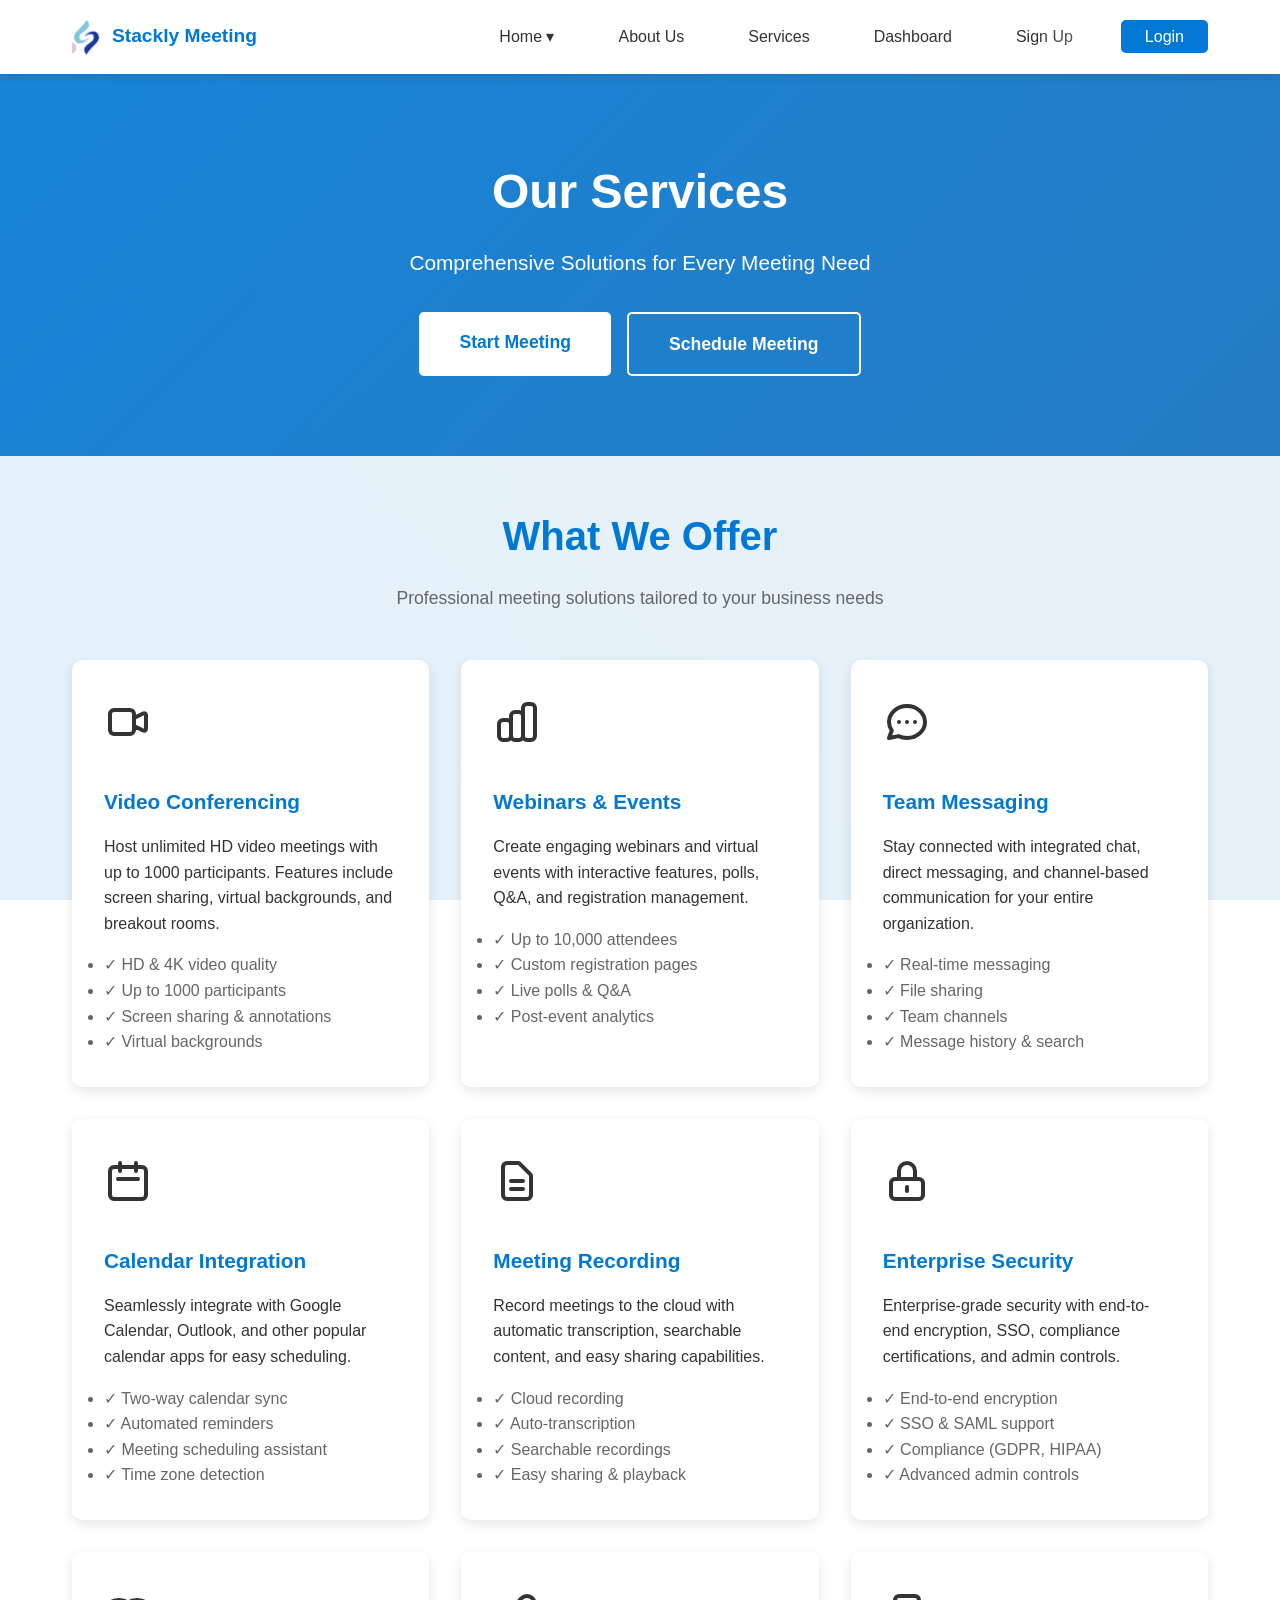
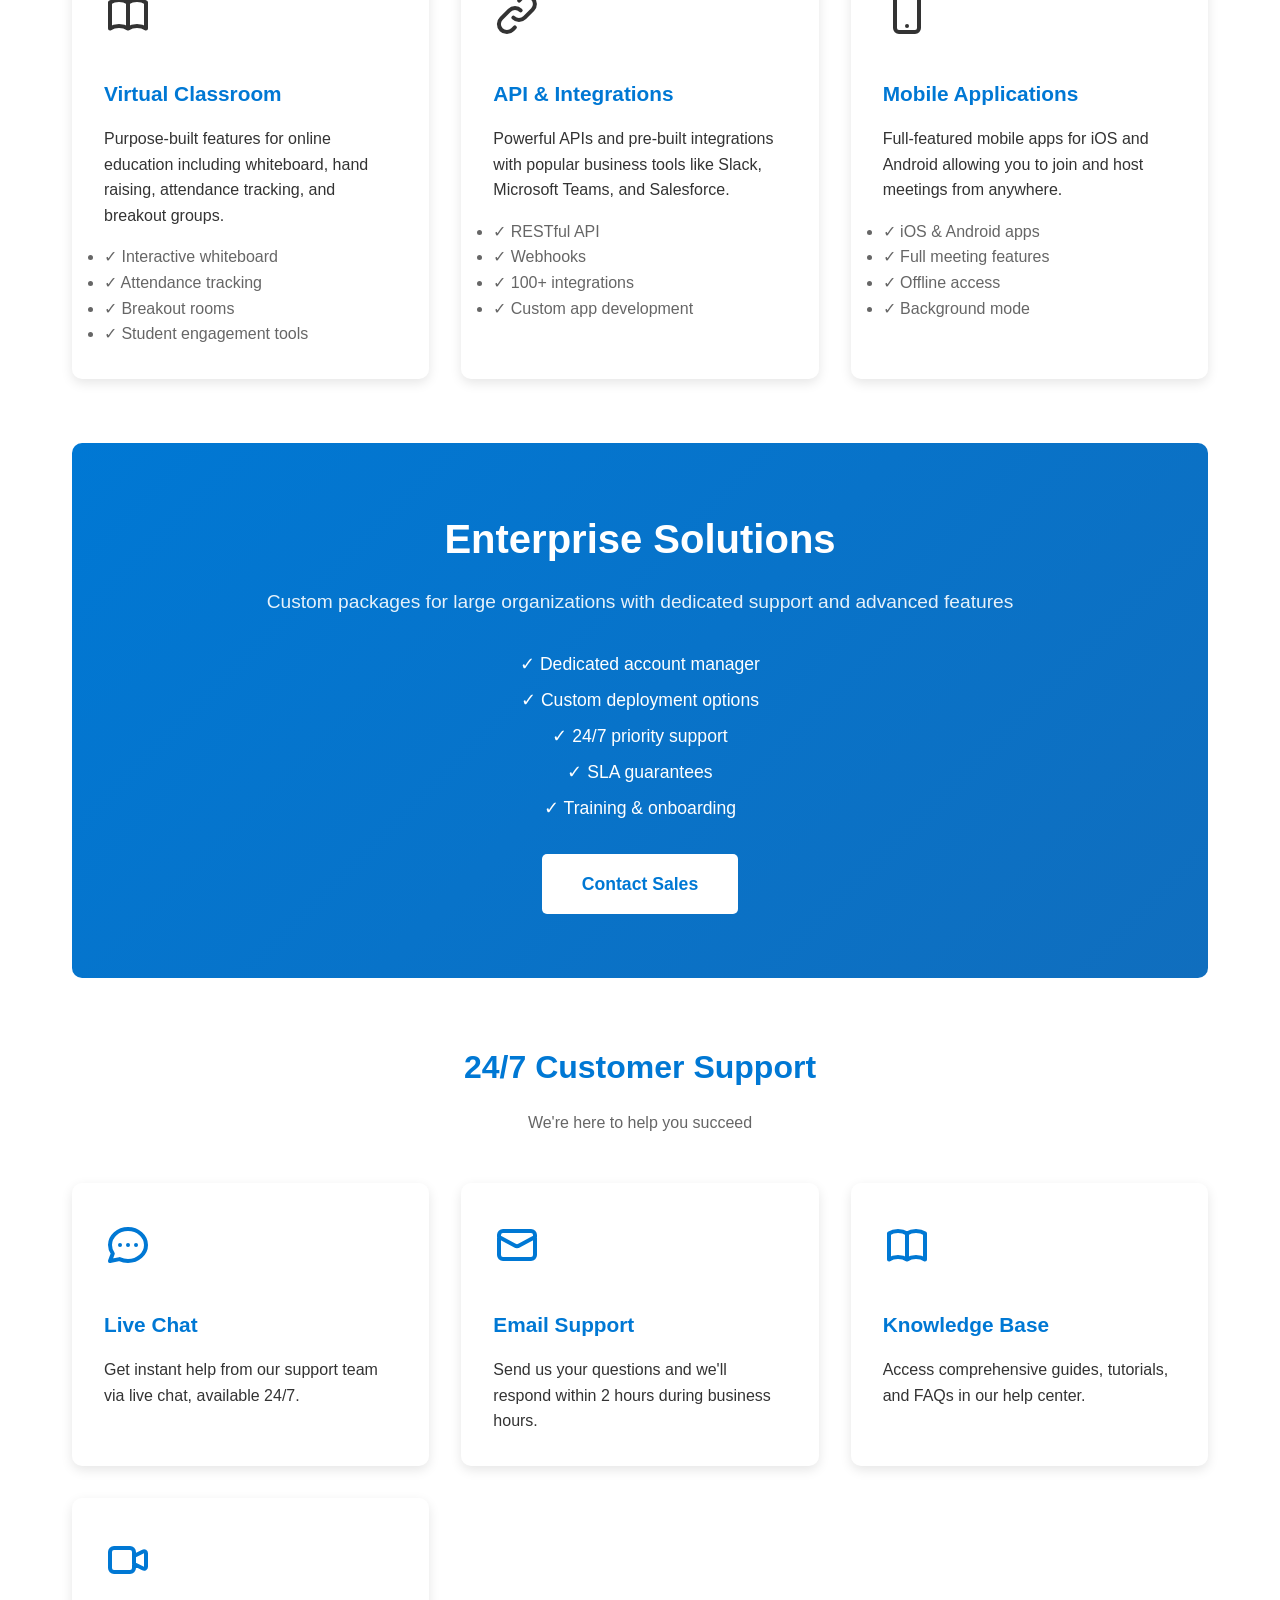
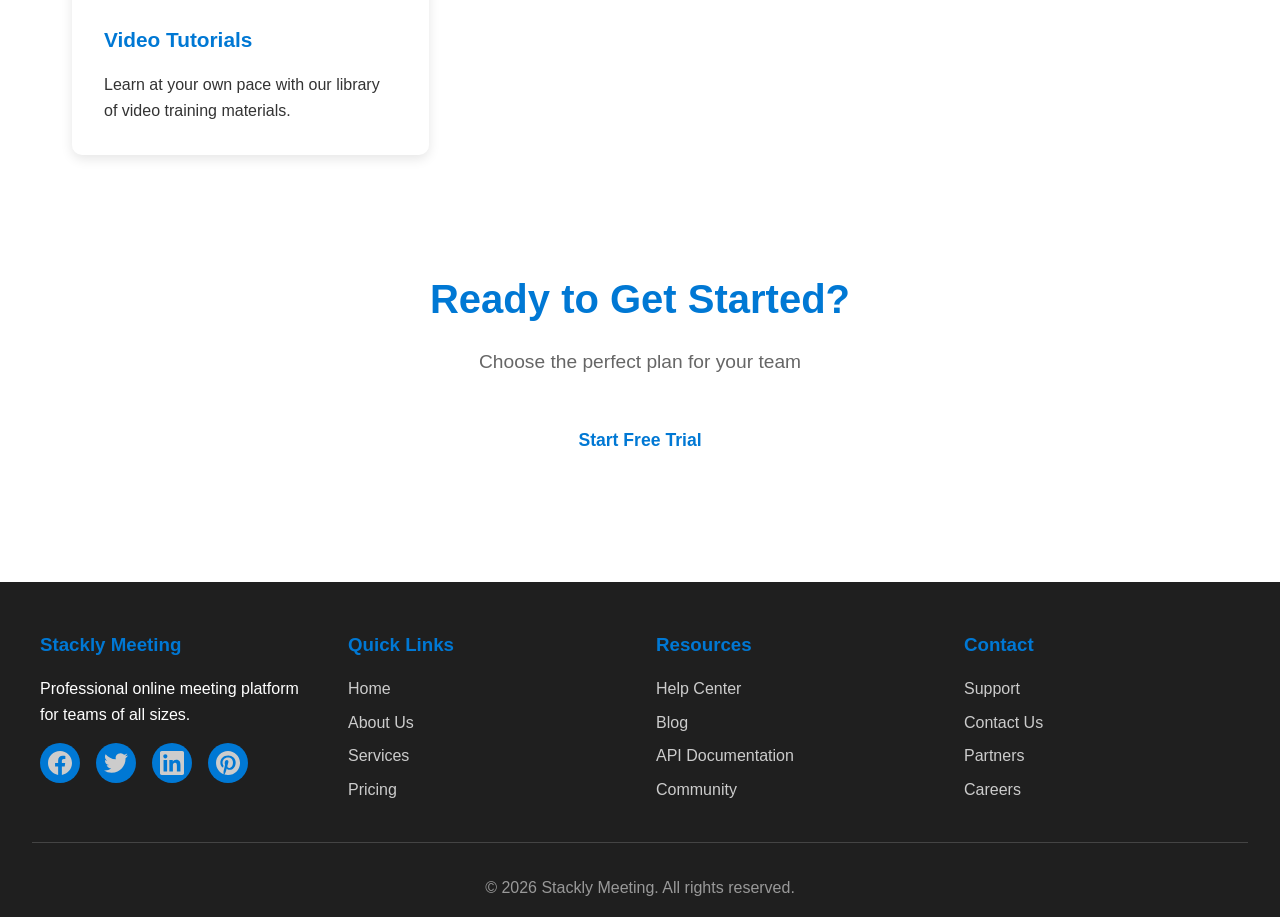
<file: services.html>
<!DOCTYPE html>
<html lang="en">
<head>
    <meta charset="UTF-8">
    <meta name="viewport" content="width=device-width, initial-scale=1.0">
    <title>Services - Stackly Meeting</title>
    <link rel="stylesheet" href="css/style.css">
</head>
<body>
    <!-- Navigation -->
    <nav>
        <div class="nav-container">
            <div class="logo-container">
                <img src="images/logo.webp" class="logo-img">
                <a href="index.html" class="logo">Stackly Meeting</a>
            </div>
            <button class="hamburger" aria-label="Toggle navigation menu">
                <span class="hamburger-line"></span>
                <span class="hamburger-line"></span>
                <span class="hamburger-line"></span>
            </button>
            <ul class="nav-menu">
                <li class="nav-item dropdown">
                    <div class="nav-link dropdown-toggle">
                        Home ▾
                    </div>
                    <ul class="dropdown-menu">
                        <li><a href="index.html">Home</a></li>
                        <li><a href="home2.html">Home2</a></li>
                    </ul>
                </li>
                <li class="nav-item">
                    <a href="about.html" class="nav-link">About Us</a>
                </li>
                <li class="nav-item">
                    <a href="services.html" class="nav-link">Services</a>
                </li>
                <li class="nav-item">
                    <a href="dashboard.html" class="nav-link">Dashboard</a>
                </li>
                <li class="nav-item">
                    <a href="signup.html" class="nav-link">Sign Up</a>
                </li>
                <li class="nav-item">
                    <a href="login.html" class="btn-primary">Login</a>
                </li>
            </ul>
        </div>
    </nav>

    <!-- Main Content -->
    <main>
        <!-- Hero Section -->
        <section class="hero" style="background: linear-gradient(135deg, rgba(0,120,212,0.9), rgba(16,110,190,0.9)), url('https://images.unsplash.com/photo-1559136555-9303baea8ebd?w=1200&h=600&fit=crop&crop=center'); background-size: cover; background-position: center;">
            <div class="hero-content">
                <h1>Our Services</h1>
                <p>Comprehensive Solutions for Every Meeting Need</p>
                <div class="hero-buttons">
                    <a href="404.html" class="btn-large">Start Meeting</a>
                    <a href="404.html" class="btn-secondary">Schedule Meeting</a>
                </div>
            </div>
        </section>

        <div class="container">
            <h2 style="text-align: center; margin-bottom: 1rem; font-size: 2.5rem; color: var(--primary-color);">What We Offer</h2>
            <p style="text-align: center; color: #666; margin-bottom: 3rem; font-size: 1.1rem;">Professional meeting solutions tailored to your business needs</p>

            <!-- Services Grid -->
            <div class="services-grid">
                <div class="service-card">
                    <div class="service-icon">
                        <svg width="48" height="48" viewBox="0 0 24 24" fill="none" xmlns="http://www.w3.org/2000/svg">
                            <path d="M15 10l4.553-2.276A1 1 0 0121 8.618v6.764a1 1 0 01-1.447.894L15 14M5 18h8a2 2 0 002-2V8a2 2 0 00-2-2H5a2 2 0 00-2 2v8a2 2 0 002 2z" stroke="currentColor" stroke-width="2" stroke-linecap="round" stroke-linejoin="round"/>
                        </svg>
                    </div>
                    <h3>Video Conferencing</h3>
                    <p>Host unlimited HD video meetings with up to 1000 participants. Features include screen sharing, virtual backgrounds, and breakout rooms.</p>
                    <ul style="margin-top: 1rem; color: #666;">
                        <li>✓ HD & 4K video quality</li>
                        <li>✓ Up to 1000 participants</li>
                        <li>✓ Screen sharing & annotations</li>
                        <li>✓ Virtual backgrounds</li>
                    </ul>
                </div>

                <div class="service-card">
                    <div class="service-icon">
                        <svg width="48" height="48" viewBox="0 0 24 24" fill="none" xmlns="http://www.w3.org/2000/svg">
                            <path d="M9 19v-6a2 2 0 00-2-2H5a2 2 0 00-2 2v6a2 2 0 002 2h2a2 2 0 002-2zm0 0V9a2 2 0 012-2h2a2 2 0 012 2v10m-6 0a2 2 0 002 2h2a2 2 0 002-2m0 0V5a2 2 0 012-2h2a2 2 0 012 2v14a2 2 0 01-2 2h-2a2 2 0 01-2-2z" stroke="currentColor" stroke-width="2" stroke-linecap="round" stroke-linejoin="round"/>
                        </svg>
                    </div>
                    <h3>Webinars & Events</h3>
                    <p>Create engaging webinars and virtual events with interactive features, polls, Q&A, and registration management.</p>
                    <ul style="margin-top: 1rem; color: #666;">
                        <li>✓ Up to 10,000 attendees</li>
                        <li>✓ Custom registration pages</li>
                        <li>✓ Live polls & Q&A</li>
                        <li>✓ Post-event analytics</li>
                    </ul>
                </div>

                <div class="service-card">
                    <div class="service-icon">
                        <svg width="48" height="48" viewBox="0 0 24 24" fill="none" xmlns="http://www.w3.org/2000/svg">
                            <path d="M8 12h.01M12 12h.01M16 12h.01M21 12c0 4.418-4.03 8-9 8a9.863 9.863 0 01-4.255-.949L3 20l1.395-3.72C3.512 15.042 3 13.574 3 12c0-4.418 4.03-8 9-8s9 3.582 9 8z" stroke="currentColor" stroke-width="2" stroke-linecap="round" stroke-linejoin="round"/>
                        </svg>
                    </div>
                    <h3>Team Messaging</h3>
                    <p>Stay connected with integrated chat, direct messaging, and channel-based communication for your entire organization.</p>
                    <ul style="margin-top: 1rem; color: #666;">
                        <li>✓ Real-time messaging</li>
                        <li>✓ File sharing</li>
                        <li>✓ Team channels</li>
                        <li>✓ Message history & search</li>
                    </ul>
                </div>

                <div class="service-card">
                    <div class="service-icon">
                        <svg width="48" height="48" viewBox="0 0 24 24" fill="none" xmlns="http://www.w3.org/2000/svg">
                            <path d="M8 7V3m8 4V3m-9 8h10M5 21h14a2 2 0 002-2V7a2 2 0 00-2-2H5a2 2 0 00-2 2v12a2 2 0 002 2z" stroke="currentColor" stroke-width="2" stroke-linecap="round" stroke-linejoin="round"/>
                        </svg>
                    </div>
                    <h3>Calendar Integration</h3>
                    <p>Seamlessly integrate with Google Calendar, Outlook, and other popular calendar apps for easy scheduling.</p>
                    <ul style="margin-top: 1rem; color: #666;">
                        <li>✓ Two-way calendar sync</li>
                        <li>✓ Automated reminders</li>
                        <li>✓ Meeting scheduling assistant</li>
                        <li>✓ Time zone detection</li>
                    </ul>
                </div>

                <div class="service-card">
                    <div class="service-icon">
                        <svg width="48" height="48" viewBox="0 0 24 24" fill="none" xmlns="http://www.w3.org/2000/svg">
                            <path d="M9 12h6m-6 4h6m2 5H7a2 2 0 01-2-2V5a2 2 0 012-2h5.586a1 1 0 01.707.293l5.414 5.414a1 1 0 01.293.707V19a2 2 0 01-2 2z" stroke="currentColor" stroke-width="2" stroke-linecap="round" stroke-linejoin="round"/>
                        </svg>
                    </div>
                    <h3>Meeting Recording</h3>
                    <p>Record meetings to the cloud with automatic transcription, searchable content, and easy sharing capabilities.</p>
                    <ul style="margin-top: 1rem; color: #666;">
                        <li>✓ Cloud recording</li>
                        <li>✓ Auto-transcription</li>
                        <li>✓ Searchable recordings</li>
                        <li>✓ Easy sharing & playback</li>
                    </ul>
                </div>

                <div class="service-card">
                    <div class="service-icon">
                        <svg width="48" height="48" viewBox="0 0 24 24" fill="none" xmlns="http://www.w3.org/2000/svg">
                            <path d="M12 15v2m-6 4h12a2 2 0 002-2v-6a2 2 0 00-2-2H6a2 2 0 00-2 2v6a2 2 0 002 2zm10-10V7a4 4 0 00-8 0v4h8z" stroke="currentColor" stroke-width="2" stroke-linecap="round" stroke-linejoin="round"/>
                        </svg>
                    </div>
                    <h3>Enterprise Security</h3>
                    <p>Enterprise-grade security with end-to-end encryption, SSO, compliance certifications, and admin controls.</p>
                    <ul style="margin-top: 1rem; color: #666;">
                        <li>✓ End-to-end encryption</li>
                        <li>✓ SSO & SAML support</li>
                        <li>✓ Compliance (GDPR, HIPAA)</li>
                        <li>✓ Advanced admin controls</li>
                    </ul>
                </div>

                <div class="service-card">
                    <div class="service-icon">
                        <svg width="48" height="48" viewBox="0 0 24 24" fill="none" xmlns="http://www.w3.org/2000/svg">
                            <path d="M12 6.253v13m0-13C10.832 5.477 9.246 5 7.5 5S4.168 5.477 3 6.253v13C4.168 18.477 5.754 18 7.5 18s3.332.477 4.5 1.253m0-13C13.168 5.477 14.754 5 16.5 5c1.746 0 3.332.477 4.5 1.253v13C19.832 18.477 18.246 18 16.5 18c-1.746 0-3.332.477-4.5 1.253" stroke="currentColor" stroke-width="2" stroke-linecap="round" stroke-linejoin="round"/>
                        </svg>
                    </div>
                    <h3>Virtual Classroom</h3>
                    <p>Purpose-built features for online education including whiteboard, hand raising, attendance tracking, and breakout groups.</p>
                    <ul style="margin-top: 1rem; color: #666;">
                        <li>✓ Interactive whiteboard</li>
                        <li>✓ Attendance tracking</li>
                        <li>✓ Breakout rooms</li>
                        <li>✓ Student engagement tools</li>
                    </ul>
                </div>

                <div class="service-card">
                    <div class="service-icon">
                        <svg width="48" height="48" viewBox="0 0 24 24" fill="none" xmlns="http://www.w3.org/2000/svg">
                            <path d="M13.828 10.172a4 4 0 00-5.656 0l-4 4a4 4 0 105.656 5.656l1.102-1.101m-.758-4.899a4 4 0 005.656 0l4-4a4 4 0 00-5.656-5.656l-1.1 1.1" stroke="currentColor" stroke-width="2" stroke-linecap="round" stroke-linejoin="round"/>
                        </svg>
                    </div>
                    <h3>API & Integrations</h3>
                    <p>Powerful APIs and pre-built integrations with popular business tools like Slack, Microsoft Teams, and Salesforce.</p>
                    <ul style="margin-top: 1rem; color: #666;">
                        <li>✓ RESTful API</li>
                        <li>✓ Webhooks</li>
                        <li>✓ 100+ integrations</li>
                        <li>✓ Custom app development</li>
                    </ul>
                </div>

                <div class="service-card">
                    <div class="service-icon">
                        <svg width="48" height="48" viewBox="0 0 24 24" fill="none" xmlns="http://www.w3.org/2000/svg">
                            <path d="M12 18h.01M8 21h8a2 2 0 002-2V5a2 2 0 00-2-2H8a2 2 0 00-2 2v14a2 2 0 002 2z" stroke="currentColor" stroke-width="2" stroke-linecap="round" stroke-linejoin="round"/>
                        </svg>
                    </div>
                    <h3>Mobile Applications</h3>
                    <p>Full-featured mobile apps for iOS and Android allowing you to join and host meetings from anywhere.</p>
                    <ul style="margin-top: 1rem; color: #666;">
                        <li>✓ iOS & Android apps</li>
                        <li>✓ Full meeting features</li>
                        <li>✓ Offline access</li>
                        <li>✓ Background mode</li>
                    </ul>
                </div>
            </div>

            <!-- Enterprise Section -->
            <div style="background: linear-gradient(135deg, var(--primary-color), var(--secondary-color)); color: #fff; padding: 4rem 2rem; border-radius: 10px; margin: 4rem 0; text-align: center;">
                <h2 style="font-size: 2.5rem; margin-bottom: 1rem; color: #fff;">Enterprise Solutions</h2>
                <p style="font-size: 1.2rem; margin-bottom: 2rem; opacity: 0.9;">Custom packages for large organizations with dedicated support and advanced features</p>
                <ul style="list-style: none; margin: 2rem 0; font-size: 1.1rem;">
                    <li style="margin-bottom: 0.5rem;">✓ Dedicated account manager</li>
                    <li style="margin-bottom: 0.5rem;">✓ Custom deployment options</li>
                    <li style="margin-bottom: 0.5rem;">✓ 24/7 priority support</li>
                    <li style="margin-bottom: 0.5rem;">✓ SLA guarantees</li>
                    <li style="margin-bottom: 0.5rem;">✓ Training & onboarding</li>
                </ul>
                <a href="404.html" class="btn-large">Contact Sales</a>
            </div>

            <!-- Support Section -->
            <div class="about-section">
                <h2 style="text-align: center;">24/7 Customer Support</h2>
                <p style="text-align: center; color: #666; margin-bottom: 3rem;">We're here to help you succeed</p>
                <div class="features-grid">
                    <div class="feature-card">
                        <div class="feature-icon">
                            <svg width="48" height="48" viewBox="0 0 24 24" fill="none" xmlns="http://www.w3.org/2000/svg">
                                <path d="M8 12h.01M12 12h.01M16 12h.01M21 12c0 4.418-4.03 8-9 8a9.863 9.863 0 01-4.255-.949L3 20l1.395-3.72C3.512 15.042 3 13.574 3 12c0-4.418 4.03-8 9-8s9 3.582 9 8z" stroke="currentColor" stroke-width="2" stroke-linecap="round" stroke-linejoin="round"/>
                            </svg>
                        </div>
                        <h3>Live Chat</h3>
                        <p>Get instant help from our support team via live chat, available 24/7.</p>
                    </div>
                    <div class="feature-card">
                        <div class="feature-icon">
                            <svg width="48" height="48" viewBox="0 0 24 24" fill="none" xmlns="http://www.w3.org/2000/svg">
                                <path d="M3 8l7.89 4.26a2 2 0 002.22 0L21 8M5 19h14a2 2 0 002-2V7a2 2 0 00-2-2H5a2 2 0 00-2 2v10a2 2 0 002 2z" stroke="currentColor" stroke-width="2" stroke-linecap="round" stroke-linejoin="round"/>
                            </svg>
                        </div>
                        <h3>Email Support</h3>
                        <p>Send us your questions and we'll respond within 2 hours during business hours.</p>
                    </div>
                    <div class="feature-card">
                        <div class="feature-icon">
                            <svg width="48" height="48" viewBox="0 0 24 24" fill="none" xmlns="http://www.w3.org/2000/svg">
                                <path d="M12 6.253v13m0-13C10.832 5.477 9.246 5 7.5 5S4.168 5.477 3 6.253v13C4.168 18.477 5.754 18 7.5 18s3.332.477 4.5 1.253m0-13C13.168 5.477 14.754 5 16.5 5c1.746 0 3.332.477 4.5 1.253v13C19.832 18.477 18.246 18 16.5 18c-1.746 0-3.332.477-4.5 1.253" stroke="currentColor" stroke-width="2" stroke-linecap="round" stroke-linejoin="round"/>
                            </svg>
                        </div>
                        <h3>Knowledge Base</h3>
                        <p>Access comprehensive guides, tutorials, and FAQs in our help center.</p>
                    </div>
                    <div class="feature-card">
                        <div class="feature-icon">
                            <svg width="48" height="48" viewBox="0 0 24 24" fill="none" xmlns="http://www.w3.org/2000/svg">
                                <path d="M15 10l4.553-2.276A1 1 0 0121 8.618v6.764a1 1 0 01-1.447.894L15 14M5 18h8a2 2 0 002-2V8a2 2 0 00-2-2H5a2 2 0 00-2 2v8a2 2 0 002 2z" stroke="currentColor" stroke-width="2" stroke-linecap="round" stroke-linejoin="round"/>
                            </svg>
                        </div>
                        <h3>Video Tutorials</h3>
                        <p>Learn at your own pace with our library of video training materials.</p>
                    </div>
                </div>
            </div>

            <!-- CTA Section -->
            <div style="text-align: center; padding: 4rem 2rem;">
                <h2 style="font-size: 2.5rem; margin-bottom: 1rem; color: var(--primary-color);">Ready to Get Started?</h2>
                <p style="font-size: 1.2rem; color: #666; margin-bottom: 2rem;">Choose the perfect plan for your team</p>
                <a href="signup.html" class="btn-large">Start Free Trial</a>
            </div>
        </div>
    </main>

    <!-- Footer -->
    <footer>
        <div class="footer-container">
            <div class="footer-section">
                <h3>Stackly Meeting</h3>
                <p>Professional online meeting platform for teams of all sizes.</p>
                <div class="social-links">
                    <a href="404.html">
                        <svg width="24" height="24" viewBox="0 0 24 24" fill="currentColor" xmlns="http://www.w3.org/2000/svg">
                            <path d="M24 12.073c0-6.627-5.373-12-12-12s-12 5.373-12 12c0 5.99 4.388 10.954 10.125 11.854v-8.385H7.078v-3.47h3.047V9.43c0-3.007 1.792-4.669 4.533-4.669 1.312 0 2.686.235 2.686.235v2.953H15.83c-1.491 0-1.956.925-1.956 1.874v2.25h3.328l-.532 3.47h-2.796v8.385C19.612 23.027 24 18.062 24 12.073z"/>
                        </svg>
                    </a>
                    <a href="404.html">
                        <svg width="24" height="24" viewBox="0 0 24 24" fill="currentColor" xmlns="http://www.w3.org/2000/svg">
                            <path d="M23.953 4.57a10 10 0 01-2.825.775 4.958 4.958 0 002.163-2.723c-.951.555-2.005.959-3.127 1.184a4.92 4.92 0 00-8.384 4.482C7.69 8.095 4.067 6.13 1.64 3.162a4.822 4.822 0 00-.666 2.475c0 1.71.87 3.213 2.188 4.096a4.904 4.904 0 01-2.228-.616v.06a4.923 4.923 0 003.946 4.827 4.996 4.996 0 01-2.212.085 4.936 4.936 0 004.604 3.417 9.867 9.867 0 01-6.102 2.105c-.39 0-.779-.023-1.17-.067a13.995 13.995 0 007.557 2.209c9.053 0 13.998-7.496 13.998-13.985 0-.21 0-.42-.015-.63A9.935 9.935 0 0024 4.59z"/>
                        </svg>
                    </a>
                    <a href="404.html">
                        <svg width="24" height="24" viewBox="0 0 24 24" fill="currentColor" xmlns="http://www.w3.org/2000/svg">
                            <path d="M20.447 20.452h-3.554v-5.569c0-1.328-.027-3.037-1.852-3.037-1.853 0-2.136 1.445-2.136 2.939v5.667H9.351V9h3.414v1.561h.046c.477-.9 1.637-1.85 3.37-1.85 3.601 0 4.267 2.37 4.267 5.455v6.286zM5.337 7.433c-1.144 0-2.063-.926-2.063-2.065 0-1.138.92-2.063 2.063-2.063 1.14 0 2.064.925 2.064 2.063 0 1.139-.925 2.065-2.064 2.065zm1.782 13.019H3.555V9h3.564v11.452zM22.225 0H1.771C.792 0 0 .774 0 1.729v20.542C0 23.227.792 24 1.771 24h20.451C23.2 24 24 23.227 24 22.271V1.729C24 .774 23.2 0 22.222 0h.003z"/>
                        </svg>
                    </a>
                    <a href="404.html">
                        <svg width="24" height="24" viewBox="0 0 24 24" fill="currentColor" xmlns="http://www.w3.org/2000/svg">
                            <path d="M12.017 0C5.396 0 .029 5.367.029 11.987c0 5.079 3.158 9.417 7.618 11.174-.105-.949-.199-2.403.041-3.439.219-.937 1.406-5.957 1.406-5.957s-.359-.72-.359-1.781c0-1.663.967-2.911 2.168-2.911 1.024 0 1.518.769 1.518 1.688 0 1.029-.653 2.567-.992 3.992-.285 1.193.6 2.165 1.775 2.165 2.128 0 3.768-2.245 3.768-5.487 0-2.861-2.063-4.869-5.008-4.869-3.41 0-5.409 2.562-5.409 5.199 0 1.033.394 2.143.889 2.749.097.118.112.221.085.345-.09.375-.293 1.199-.334 1.363-.053.225-.172.271-.402.165-1.495-.69-2.433-2.878-2.433-4.646 0-3.776 2.748-7.252 7.92-7.252 4.158 0 7.392 2.967 7.392 6.923 0 4.135-2.607 7.462-6.233 7.462-1.214 0-2.357-.629-2.747-1.378 0 0-.599 2.282-.744 2.84-.282 1.084-1.064 2.456-1.549 3.235C9.584 23.815 10.77 24.001 12.017 24.001c6.624 0 11.99-5.367 11.99-12.014C24.007 5.367 18.641.001 12.017.001z"/>
                        </svg>
                    </a>
                </div>
            </div>
            <div class="footer-section">
                <h3>Quick Links</h3>
                <ul>
                    <li><a href="index.html">Home</a></li>
                    <li><a href="about.html">About Us</a></li>
                    <li><a href="services.html">Services</a></li>
                    <li><a href="404.html">Pricing</a></li>
                </ul>
            </div>
            <div class="footer-section">
                <h3>Resources</h3>
                <ul>
                    <li><a href="404.html">Help Center</a></li>
                    <li><a href="404.html">Blog</a></li>
                    <li><a href="404.html">API Documentation</a></li>
                    <li><a href="404.html">Community</a></li>
                </ul>
            </div>
            <div class="footer-section">
                <h3>Contact</h3>
                <ul>
                    <li><a href="404.html">Support</a></li>
                    <li><a href="404.html">Contact Us</a></li>
                    <li><a href="404.html">Partners</a></li>
                    <li><a href="404.html">Careers</a></li>
                </ul>
            </div>
        </div>
        <div class="footer-bottom">
            <p>&copy; 2026 Stackly Meeting. All rights reserved.</p>
        </div>
    </footer>

    <script src="main.js"></script>
</body>
</html>
</file>
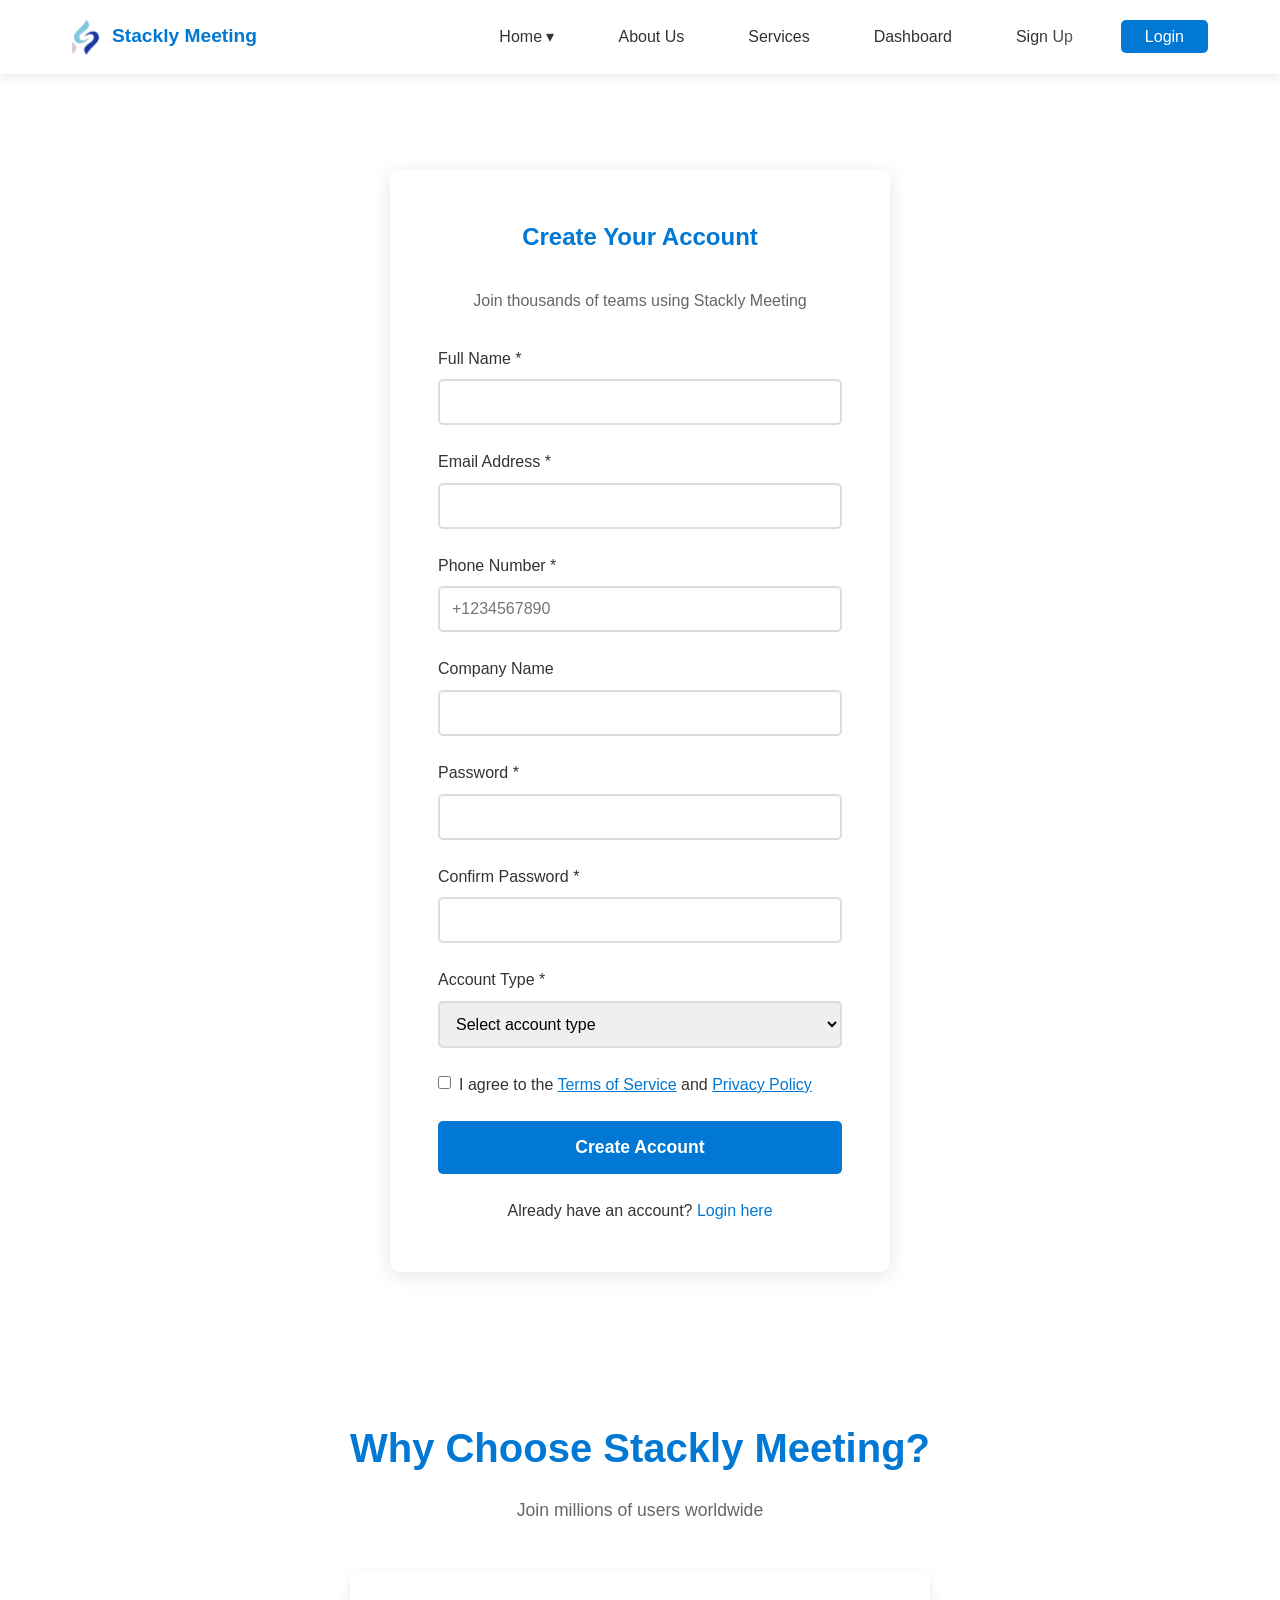
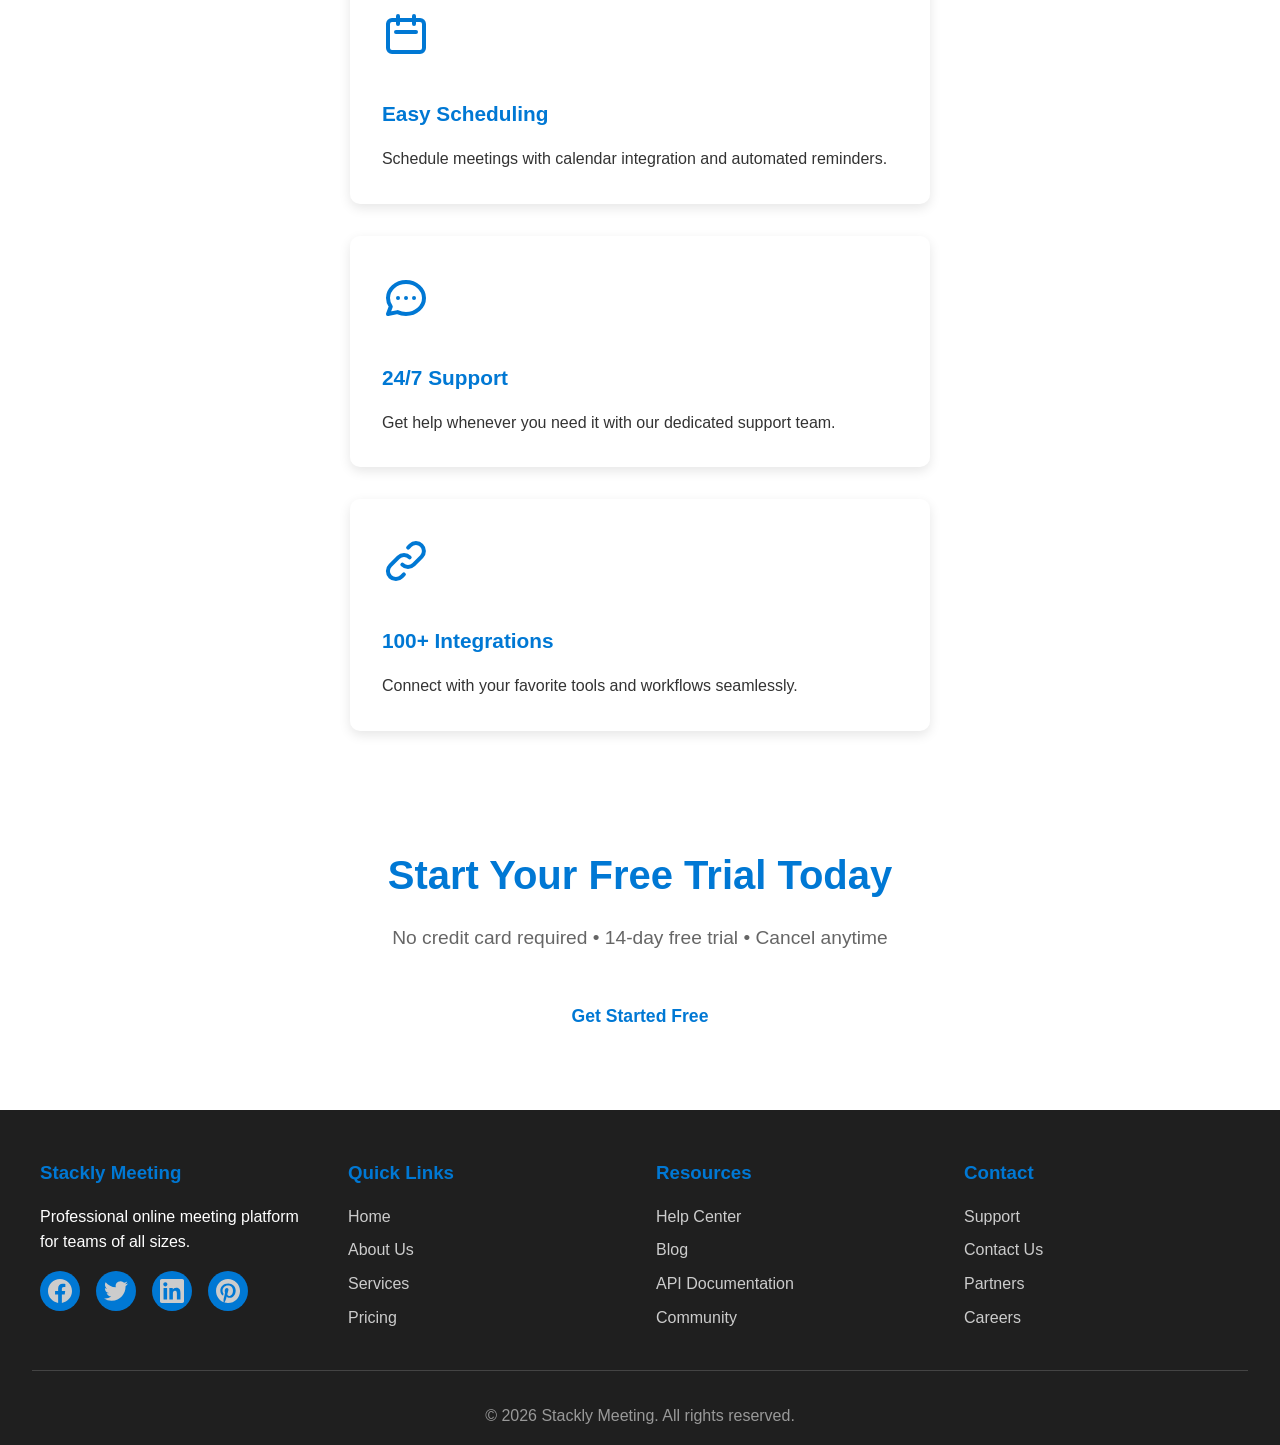
<file: signup.html>
<!DOCTYPE html>
<html lang="en">
<head>
    <meta charset="UTF-8">
    <meta name="viewport" content="width=device-width, initial-scale=1.0">
    <title>Sign Up - Stackly Meeting</title>
    <link rel="stylesheet" href="css/style.css">
</head>
<body>
    <!-- Navigation -->
    <nav>
        <div class="nav-container">
            <div class="logo-container">
                <img src="images/logo.webp" class="logo-img">
                <a href="index.html" class="logo">Stackly Meeting</a>
            </div>
            <button class="hamburger" aria-label="Toggle navigation menu">
                <span class="hamburger-line"></span>
                <span class="hamburger-line"></span>
                <span class="hamburger-line"></span>
            </button>
            <ul class="nav-menu">
                <li class="nav-item dropdown">
                    <div class="nav-link dropdown-toggle">
                        Home ▾
                    </div>
                    <ul class="dropdown-menu">
                        <li><a href="index.html">Home</a></li>
                        <li><a href="home2.html">Home2</a></li>
                    </ul>
                </li>
                <li class="nav-item">
                    <a href="about.html" class="nav-link">About Us</a>
                </li>
                <li class="nav-item">
                    <a href="services.html" class="nav-link">Services</a>
                </li>
                <li class="nav-item">
                    <a href="dashboard.html" class="nav-link">Dashboard</a>
                </li>
                <li class="nav-item">
                    <a href="signup.html" class="nav-link">Sign Up</a>
                </li>
                <li class="nav-item">
                    <a href="login.html" class="btn-primary">Login</a>
                </li>
            </ul>
        </div>
    </nav>

    <!-- Main Content -->
    <main>
        <div class="container">
            <div class="form-container">
                <h2>Create Your Account</h2>
                <p style="text-align: center; color: #666; margin-bottom: 2rem;">Join thousands of teams using Stackly Meeting</p>

                <form id="signupForm" novalidate>
                    <div class="form-group">
                        <label for="fullName">Full Name *</label>
                        <input type="text" id="fullName" name="fullName" required>
                        <span class="error-message">Please enter your full name</span>
                    </div>

                    <div class="form-group">
                        <label for="email">Email Address *</label>
                        <input type="email" id="email" name="email" required>
                        <span class="error-message">Please enter a valid email address</span>
                    </div>

                    <div class="form-group">
                        <label for="phone">Phone Number *</label>
                        <input type="tel" id="phone" name="phone" placeholder="+1234567890" required>
                        <span class="error-message">Please enter a valid phone number (e.g., +1234567890)</span>
                    </div>

                    <div class="form-group">
                        <label for="company">Company Name</label>
                        <input type="text" id="company" name="company">
                    </div>

                    <div class="form-group">
                        <label for="password">Password *</label>
                        <input type="password" id="password" name="password" required>
                        <span class="error-message">Password must be at least 8 characters with uppercase, lowercase, and number</span>
                    </div>

                    <div class="form-group">
                        <label for="confirmPassword">Confirm Password *</label>
                        <input type="password" id="confirmPassword" name="confirmPassword" required>
                        <span class="error-message">Passwords do not match</span>
                    </div>

                    <div class="form-group">
                        <label for="accountType">Account Type *</label>
                        <select id="accountType" name="accountType" required>
                            <option value="">Select account type</option>
                            <option value="individual">Individual</option>
                            <option value="business">Business</option>
                            <option value="education">Education</option>
                            <option value="enterprise">Enterprise</option>
                        </select>
                        <span class="error-message">Please select an account type</span>
                    </div>

                    <div class="form-group" style="display: flex; align-items: start; gap: 0.5rem;">
                        <input type="checkbox" id="terms" name="terms" required style="width: auto; margin-top: 0.25rem;">
                        <label for="terms" style="margin-bottom: 0;">I agree to the <a href="404.html" style="color: var(--primary-color);">Terms of Service</a> and <a href="404.html" style="color: var(--primary-color);">Privacy Policy</a></label>
                    </div>
                    <span class="error-message" id="termsError" style="display: none; margin-top: -1rem; margin-bottom: 1rem;">You must accept the terms and conditions</span>

                    <button type="submit" class="btn-submit">Create Account</button>

                    <div class="form-footer">
                        <p>Already have an account? <a href="login.html">Login here</a></p>
                    </div>
                </form>
            </div>
        </div>
    </main>

    <!-- Features Section -->
    <div class="container">
        <h2 style="text-align: center; margin-bottom: 1rem; font-size: 2.5rem; color: var(--primary-color);">Why Choose Stackly Meeting?</h2>
        <p style="text-align: center; color: #666; margin-bottom: 3rem; font-size: 1.1rem;">Join millions of users worldwide</p>
        
        <div class="features-grid">
            <div class="feature-card">
                <div class="feature-icon">
                    <svg width="48" height="48" viewBox="0 0 24 24" fill="none" xmlns="http://www.w3.org/2000/svg">
                        <path d="M8 7V3m8 4V3m-9 8h10M5 21h14a2 2 0 002-2V7a2 2 0 00-2-2H5a2 2 0 00-2 2v12a2 2 0 002 2z" stroke="currentColor" stroke-width="2" stroke-linecap="round" stroke-linejoin="round"/>
                    </svg>
                </div>
                <h3>Easy Scheduling</h3>
                <p>Schedule meetings with calendar integration and automated reminders.</p>
            </div>
            <div class="feature-card">
                <div class="feature-icon">
                    <svg width="48" height="48" viewBox="0 0 24 24" fill="none" xmlns="http://www.w3.org/2000/svg">
                        <path d="M8 12h.01M12 12h.01M16 12h.01M21 12c0 4.418-4.03 8-9 8a9.863 9.863 0 01-4.255-.949L3 20l1.395-3.72C3.512 15.042 3 13.574 3 12c0-4.418 4.03-8 9-8s9 3.582 9 8z" stroke="currentColor" stroke-width="2" stroke-linecap="round" stroke-linejoin="round"/>
                    </svg>
                </div>
                <h3>24/7 Support</h3>
                <p>Get help whenever you need it with our dedicated support team.</p>
            </div>
            <div class="feature-card">
                <div class="feature-icon">
                    <svg width="48" height="48" viewBox="0 0 24 24" fill="none" xmlns="http://www.w3.org/2000/svg">
                        <path d="M13.828 10.172a4 4 0 00-5.656 0l-4 4a4 4 0 105.656 5.656l1.102-1.101m-.758-4.899a4 4 0 005.656 0l4-4a4 4 0 00-5.656-5.656l-1.1 1.1" stroke="currentColor" stroke-width="2" stroke-linecap="round" stroke-linejoin="round"/>
                    </svg>
                </div>
                <h3>100+ Integrations</h3>
                <p>Connect with your favorite tools and workflows seamlessly.</p>
            </div>
        </div>
    </div>

    <!-- CTA Section -->
    <div class="container" style="text-align: center; padding: 4rem 2rem;">
        <h2 style="font-size: 2.5rem; margin-bottom: 1rem; color: var(--primary-color);">Start Your Free Trial Today</h2>
        <p style="font-size: 1.2rem; color: #666; margin-bottom: 2rem;">No credit card required • 14-day free trial • Cancel anytime</p>
        <a href="404.html" class="btn-large">Get Started Free</a>
    </div>

    <!-- Footer -->
    <footer>
        <div class="footer-container">
            <div class="footer-section">
                <h3>Stackly Meeting</h3>
                <p>Professional online meeting platform for teams of all sizes.</p>
                <div class="social-links">
                    <a href="404.html">
                        <svg width="24" height="24" viewBox="0 0 24 24" fill="currentColor" xmlns="http://www.w3.org/2000/svg">
                            <path d="M24 12.073c0-6.627-5.373-12-12-12s-12 5.373-12 12c0 5.99 4.388 10.954 10.125 11.854v-8.385H7.078v-3.47h3.047V9.43c0-3.007 1.792-4.669 4.533-4.669 1.312 0 2.686.235 2.686.235v2.953H15.83c-1.491 0-1.956.925-1.956 1.874v2.25h3.328l-.532 3.47h-2.796v8.385C19.612 23.027 24 18.062 24 12.073z"/>
                        </svg>
                    </a>
                    <a href="404.html">
                        <svg width="24" height="24" viewBox="0 0 24 24" fill="currentColor" xmlns="http://www.w3.org/2000/svg">
                            <path d="M23.953 4.57a10 10 0 01-2.825.775 4.958 4.958 0 002.163-2.723c-.951.555-2.005.959-3.127 1.184a4.92 4.92 0 00-8.384 4.482C7.69 8.095 4.067 6.13 1.64 3.162a4.822 4.822 0 00-.666 2.475c0 1.71.87 3.213 2.188 4.096a4.904 4.904 0 01-2.228-.616v.06a4.923 4.923 0 003.946 4.827 4.996 4.996 0 01-2.212.085 4.936 4.936 0 004.604 3.417 9.867 9.867 0 01-6.102 2.105c-.39 0-.779-.023-1.17-.067a13.995 13.995 0 007.557 2.209c9.053 0 13.998-7.496 13.998-13.985 0-.21 0-.42-.015-.63A9.935 9.935 0 0024 4.59z"/>
                        </svg>
                    </a>
                    <a href="404.html">
                        <svg width="24" height="24" viewBox="0 0 24 24" fill="currentColor" xmlns="http://www.w3.org/2000/svg">
                            <path d="M20.447 20.452h-3.554v-5.569c0-1.328-.027-3.037-1.852-3.037-1.853 0-2.136 1.445-2.136 2.939v5.667H9.351V9h3.414v1.561h.046c.477-.9 1.637-1.85 3.37-1.85 3.601 0 4.267 2.37 4.267 5.455v6.286zM5.337 7.433c-1.144 0-2.063-.926-2.063-2.065 0-1.138.92-2.063 2.063-2.063 1.14 0 2.064.925 2.064 2.063 0 1.139-.925 2.065-2.064 2.065zm1.782 13.019H3.555V9h3.564v11.452zM22.225 0H1.771C.792 0 0 .774 0 1.729v20.542C0 23.227.792 24 1.771 24h20.451C23.2 24 24 23.227 24 22.271V1.729C24 .774 23.2 0 22.222 0h.003z"/>
                        </svg>
                    </a>
                    <a href="404.html">
                        <svg width="24" height="24" viewBox="0 0 24 24" fill="currentColor" xmlns="http://www.w3.org/2000/svg">
                            <path d="M12.017 0C5.396 0 .029 5.367.029 11.987c0 5.079 3.158 9.417 7.618 11.174-.105-.949-.199-2.403.041-3.439.219-.937 1.406-5.957 1.406-5.957s-.359-.72-.359-1.781c0-1.663.967-2.911 2.168-2.911 1.024 0 1.518.769 1.518 1.688 0 1.029-.653 2.567-.992 3.992-.285 1.193.6 2.165 1.775 2.165 2.128 0 3.768-2.245 3.768-5.487 0-2.861-2.063-4.869-5.008-4.869-3.41 0-5.409 2.562-5.409 5.199 0 1.033.394 2.143.889 2.749.097.118.112.221.085.345-.09.375-.293 1.199-.334 1.363-.053.225-.172.271-.402.165-1.495-.69-2.433-2.878-2.433-4.646 0-3.776 2.748-7.252 7.92-7.252 4.158 0 7.392 2.967 7.392 6.923 0 4.135-2.607 7.462-6.233 7.462-1.214 0-2.357-.629-2.747-1.378 0 0-.599 2.282-.744 2.84-.282 1.084-1.064 2.456-1.549 3.235C9.584 23.815 10.77 24.001 12.017 24.001c6.624 0 11.99-5.367 11.99-12.014C24.007 5.367 18.641.001 12.017.001z"/>
                        </svg>
                    </a>
                </div>
            </div>
            <div class="footer-section">
                <h3>Quick Links</h3>
                <ul>
                    <li><a href="index.html">Home</a></li>
                    <li><a href="about.html">About Us</a></li>
                    <li><a href="services.html">Services</a></li>
                    <li><a href="404.html">Pricing</a></li>
                </ul>
            </div>
            <div class="footer-section">
                <h3>Resources</h3>
                <ul>
                    <li><a href="404.html">Help Center</a></li>
                    <li><a href="404.html">Blog</a></li>
                    <li><a href="404.html">API Documentation</a></li>
                    <li><a href="404.html">Community</a></li>
                </ul>
            </div>
            <div class="footer-section">
                <h3>Contact</h3>
                <ul>
                    <li><a href="404.html">Support</a></li>
                    <li><a href="404.html">Contact Us</a></li>
                    <li><a href="404.html">Partners</a></li>
                    <li><a href="404.html">Careers</a></li>
                </ul>
            </div>
        </div>
        <div class="footer-bottom">
            <p>&copy; 2026 Stackly Meeting. All rights reserved.</p>
        </div>
    </footer>

    <script src="main.js"></script>
</body>
</html>
</file>
<file: css/style.css>
* {
    margin: 0;
    padding: 0;
    box-sizing: border-box;
}

:root {
    --primary-color: #0078d4;
    --secondary-color: #106ebe;
    --dark-color: #1f1f1f;
    --light-color: #f5f5f5;
    --text-color: #333;
    --border-color: #ddd;
    --success-color: #28a745;
    --error-color: #dc3545;
    --warning-color: #ffc107;
}

body {
    font-family: 'Segoe UI', Tahoma, Geneva, Verdana, sans-serif;
    line-height: 1.6;
    color: var(--text-color);
    min-height: 100vh;
    display: flex;
    flex-direction: column;
}

/* Navigation */
nav {
    background: #fff;
    box-shadow: 0 2px 10px rgba(0,0,0,0.1);
    position: sticky;
    top: 0;
    z-index: 1000;
}

.nav-container {
    max-width: 1200px;
    margin: 0 auto;
    display: flex;
    justify-content: space-between;
    align-items: center;
    padding: 1rem 2rem;
}

.logo {
    font-size: 1.2rem;
    font-weight: bold;
    color: var(--primary-color);
    text-decoration: none;
    
}

.logo-container {
    display: flex;
    align-items: center;
    gap: 10px;
}

.logo-img {
    width: 30px;
    height: auto;
    filter: sepia(100%) hue-rotate(190deg) saturate(500%) brightness(0.8) contrast(1.2);
}

/* Hamburger Menu */
.hamburger {
    display: none;
    flex-direction: column;
    justify-content: space-around;
    width: 30px;
    height: 30px;
    background: transparent;
    border: none;
    cursor: pointer;
    padding: 0;
    z-index: 1001;
    transition: all 0.3s cubic-bezier(0.68, -0.55, 0.265, 1.55);
}

.hamburger-line {
    width: 100%;
    height: 3px;
    background: var(--text-color);
    border-radius: 2px;
    transition: all 0.3s cubic-bezier(0.68, -0.55, 0.265, 1.55);
    transform-origin: center;
}

.hamburger.active .hamburger-line:nth-child(1) {
    transform: rotate(45deg) translate(6px, 6px) scaleX(1.1);
}

.hamburger.active .hamburger-line:nth-child(2) {
    opacity: 0;
    transform: scaleX(0.8);
}

.hamburger.active .hamburger-line:nth-child(3) {
    transform: rotate(-45deg) translate(6px, -6px) scaleX(1.1);
}

.nav-menu {
    display: flex;
    list-style: none;
    gap: 2rem;
    align-items: center;
}

.nav-item {
    position: relative;
}

.nav-link {
    text-decoration: none;
    color: var(--text-color);
    font-weight: 500;
    padding: 0.5rem 1rem;
    transition: color 0.3s;
}

.nav-link:hover {
    color: var(--primary-color);
}

.dropdown {
    position: relative;
}

.dropdown-toggle {
    cursor: pointer;
    display: flex;
    align-items: center;
    gap: 0.3rem;
}

.dropdown-menu {
    position: absolute;
    top: 100%;
    left: 0;
    background: #fff;
    box-shadow: 0 4px 12px rgba(0,0,0,0.15);
    min-width: 180px;
    border-radius: 8px;
    opacity: 0;
    visibility: hidden;
    transform: translateY(-10px);
    transition: all 0.3s;
    margin-top: 0.5rem;
}
    .dropdown-menu.active {
        opacity: 1;
        visibility: visible;
        max-height: 200px;
    }

.dropdown:hover .dropdown-menu {
    opacity: 1;
    visibility: visible;
    transform: translateY(0);
    display: block;
    overflow: visible;
}

.dropdown-menu.active {
    opacity: 1;
    visibility: visible;
    transform: translateY(0);
}
    .dropdown-menu.active {
        opacity: 1;
        visibility: visible;
        max-height: 200px;
    }

.dropdown-menu li {
    list-style: none;
}

.dropdown-menu a {
    display: block;
    padding: 0.75rem 1.5rem;
    color: var(--text-color);
    text-decoration: none;
    transition: background 0.3s;
}

.dropdown-menu a:hover {
    background: var(--light-color);
    color: var(--primary-color);
}

.btn-primary {
    background: var(--primary-color);
    color: #fff;
    padding: 0.5rem 1.5rem;
    border-radius: 5px;
    text-decoration: none;
    border: none;
    cursor: pointer;
    transition: all 0.3s cubic-bezier(0.25, 0.46, 0.45, 0.94);
    position: relative;
    overflow: hidden;
}

.btn-primary:hover {
    background: var(--secondary-color);
    transform: scale(1.1);
    box-shadow: 0 8px 25px rgba(0, 120, 212, 0.4);
}

.btn-primary::before {
    content: '';
    position: absolute;
    top: 0;
    left: -100%;
    width: 100%;
    height: 100%;
    background: linear-gradient(90deg, transparent, rgba(255,255,255,0.2), transparent);
    transition: left 0.5s;
}

.btn-primary:hover::before {
    left: 100%;
}

/* Main Content */
main {
    flex: 1;
}

/* Hero Section */
.hero {
    background: linear-gradient(135deg, var(--primary-color), var(--secondary-color));
    color: #fff;
    padding: 5rem 2rem;
    text-align: center;
}

.hero h1 {
    font-size: 3rem;
    margin-bottom: 1rem;
    animation: dropIn 1s ease-out 0.5s both;
}

.hero p {
    font-size: 1.3rem;
    margin-bottom: 2rem;
    opacity: 0.9;
    animation: dropIn 1s ease-out 1s both;
}

.btn-large {
    background: #fff;
    color: var(--primary-color);
    padding: 1rem 2.5rem;
    border-radius: 5px;
    text-decoration: none;
    font-size: 1.1rem;
    font-weight: 600;
    display: inline-block;
    transition: transform 0.3s, box-shadow 0.3s;
}

.btn-large:hover {
    transform: translateY(-3px);
    box-shadow: 0 6px 20px rgba(0,0,0,0.2);
}

/* Container */
.container {
    max-width: 1200px;
    margin: 0 auto;
    padding: 3rem 2rem;
}

/* Features/Services Grid */
.features-grid, .services-grid {
    display: grid;
    grid-template-columns: repeat(auto-fit, minmax(280px, 1fr));
    gap: 2rem;
    margin-top: 2rem;
}

.feature-card, .service-card {
    background: #fff;
    padding: 2rem;
    border-radius: 10px;
    box-shadow: 0 4px 12px rgba(0,0,0,0.1);
    transition: all 0.4s cubic-bezier(0.25, 0.46, 0.45, 0.94);
    animation: float 5s ease-in-out infinite;
}

.feature-card:hover, .service-card:hover {
    transform: translateY(-10px) scale(1.05);
    box-shadow: 0 15px 40px rgba(0,0,0,0.2);
}

.feature-card h3, .service-card h3 {
    color: var(--primary-color);
    margin-bottom: 1rem;
    font-size: 1.3rem;
}

.feature-icon, .service-icon {
    font-size: 3rem;
    margin-bottom: 1rem;
}

/* Forms */
.form-container {
    max-width: 500px;
    margin: 3rem auto;
    background: #fff;
    padding: 3rem;
    border-radius: 10px;
    box-shadow: 0 4px 20px rgba(0,0,0,0.1);
}

.form-container h2 {
    text-align: center;
    color: var(--primary-color);
    margin-bottom: 2rem;
}

.form-group {
    margin-bottom: 1.5rem;
}

.form-group label {
    display: block;
    margin-bottom: 0.5rem;
    font-weight: 500;
    color: var(--text-color);
}

.form-group input,
.form-group select,
.form-group textarea {
    width: 100%;
    padding: 0.75rem;
    border: 2px solid var(--border-color);
    border-radius: 5px;
    font-size: 1rem;
    transition: border-color 0.3s;
}

.form-group input:focus,
.form-group select:focus,
.form-group textarea:focus {
    outline: none;
    border-color: var(--primary-color);
}

.form-group input.error {
    border-color: var(--error-color);
}

.form-group .error-message {
    color: var(--error-color);
    font-size: 0.875rem;
    margin-top: 0.5rem;
    display: none;
}

.form-group input.error + .error-message {
    display: block;
}

.btn-submit {
    width: 100%;
    background: var(--primary-color);
    color: #fff;
    padding: 1rem;
    border: none;
    border-radius: 5px;
    font-size: 1.1rem;
    font-weight: 600;
    cursor: pointer;
    transition: background 0.3s;
}

.btn-submit:hover {
    background: var(--secondary-color);
}

.form-footer {
    text-align: center;
    margin-top: 1.5rem;
}

.form-footer a {
    color: var(--primary-color);
    text-decoration: none;
}

.form-footer a:hover {
    text-decoration: underline;
}

/* Dashboard */
.dashboard-header {
    background: linear-gradient(135deg, var(--primary-color), var(--secondary-color));
    color: #fff;
    padding: 2rem;
    margin-bottom: 2rem;
}

.dashboard-header h1 {
    margin-bottom: 0.5rem;
}

.stats-grid {
    display: grid;
    grid-template-columns: repeat(auto-fit, minmax(250px, 1fr));
    gap: 1.5rem;
    margin-bottom: 2rem;
}

.stat-card {
    background: #fff;
    padding: 1.5rem;
    border-radius: 10px;
    box-shadow: 0 4px 12px rgba(0,0,0,0.1);
    border-left: 4px solid var(--primary-color);
}

.stat-card h3 {
    color: #666;
    font-size: 0.9rem;
    font-weight: 500;
    margin-bottom: 0.5rem;
}

.stat-value {
    font-size: 2rem;
    font-weight: bold;
    color: var(--primary-color);
}

.dashboard-grid {
    display: grid;
    grid-template-columns: repeat(auto-fit, minmax(500px, 1fr));
    gap: 2rem;
}

.dashboard-card {
    background: #fff;
    padding: 1.5rem;
    border-radius: 10px;
    box-shadow: 0 4px 12px rgba(0,0,0,0.1);
}

.dashboard-card h2 {
    margin-bottom: 1.5rem;
    color: var(--dark-color);
    font-size: 1.3rem;
}

.chart-container {
    position: relative;
    height: 300px;
}

.table-container {
    overflow-x: auto;
}

table {
    width: 100%;
    border-collapse: collapse;
}

table th,
table td {
    padding: 0.75rem;
    text-align: left;
    border-bottom: 1px solid var(--border-color);
}

table th {
    background: var(--light-color);
    font-weight: 600;
    color: var(--dark-color);
}

table tr:hover {
    background: var(--light-color);
}

.status-badge {
    padding: 0.25rem 0.75rem;
    border-radius: 20px;
    font-size: 0.85rem;
    font-weight: 500;
}

.status-active {
    background: #d4edda;
    color: #155724;
}

.status-pending {
    background: #fff3cd;
    color: #856404;
}

.status-completed {
    background: #d1ecf1;
    color: #0c5460;
}

/* Footer */
footer {
    background: var(--dark-color);
    color: #fff;
    padding: 3rem 2rem 1rem;
    margin-top: auto;
}

.footer-container {
    max-width: 1200px;
    margin: 0 auto;
    display: grid;
    grid-template-columns: repeat(auto-fit, minmax(250px, 1fr));
    gap: 2rem;
}

.footer-section h3 {
    margin-bottom: 1rem;
    color: var(--primary-color);
}

.footer-section ul {
    list-style: none;
}

.footer-section ul li {
    margin-bottom: 0.5rem;
}

.footer-section a {
    color: #ccc;
    text-decoration: none;
    transition: color 0.3s;
}

.footer-section a:hover {
    color: var(--primary-color);
}

.social-links {
    display: flex;
    gap: 1rem;
    margin-top: 1rem;
}

.social-links a {
    display: inline-block;
    width: 40px;
    height: 40px;
    background: var(--primary-color);
    border-radius: 50%;
    display: flex;
    align-items: center;
    justify-content: center;
    font-size: 1.2rem;
}

.footer-bottom {
    text-align: center;
    padding-top: 2rem;
    margin-top: 2rem;
    border-top: 1px solid #444;
    color: #999;
}

/* 404 Page */
.error-page {
    text-align: center;
    padding: 5rem 2rem;
    min-height: 60vh;
    display: flex;
    flex-direction: column;
    justify-content: center;
    align-items: center;
}

.error-page h1 {
    font-size: 8rem;
    color: var(--primary-color);
    margin-bottom: 1rem;
}

.error-page h2 {
    font-size: 2rem;
    margin-bottom: 1rem;
}

.error-page p {
    font-size: 1.2rem;
    color: #666;
    margin-bottom: 2rem;
}

/* About Us */
.about-section {
    margin-bottom: 3rem;
}

.about-section h2 {
    color: var(--primary-color);
    margin-bottom: 1rem;
    font-size: 2rem;
}

.team-grid {
    display: grid;
    grid-template-columns: repeat(auto-fit, minmax(250px, 1fr));
    gap: 2rem;
    margin-top: 2rem;
}

.team-member {
    text-align: center;
    padding: 1.5rem;
    background: #fff;
    border-radius: 10px;
    box-shadow: 0 4px 12px rgba(0,0,0,0.1);
}

.team-member img {
    width: 150px;
    height: 150px;
    border-radius: 50%;
    margin-bottom: 1rem;
    background: var(--light-color);
}

.team-member h3 {
    margin-bottom: 0.5rem;
    color: var(--dark-color);
}

.team-member p {
    color: #666;
}

/* Responsive */
@media (max-width: 768px) {
    .nav-menu {
        gap: 1rem;
    }
    
    .hero h1 {
        font-size: 2rem;
    }
    
    .hero p {
        font-size: 1rem;
    }
    
    .dashboard-grid {
        grid-template-columns: 1fr;
    }
    
    .error-page h1 {
        font-size: 5rem;
    }
}

/* Additional Styles for Enhanced Pages */
.hero-content {
    max-width: 800px;
    margin: 0 auto;
}

.hero-buttons {
    display: flex;
    gap: 1rem;
    justify-content: center;
    flex-wrap: wrap;
    margin-top: 2rem;
}

.btn-secondary {
    background: transparent;
    color: #fff;
    border: 2px solid #fff;
    padding: 1rem 2.5rem;
    border-radius: 5px;
    text-decoration: none;
    font-size: 1.1rem;
    font-weight: 600;
    display: inline-block;
    transition: background 0.3s, color 0.3s;
}

.btn-secondary:hover {
    background: #fff;
    color: var(--primary-color);
}

.btn-outline {
    background: transparent;
    color: #fff;
    border: 2px solid #fff;
    padding: 0.75rem 1.5rem;
    border-radius: 5px;
    text-decoration: none;
    font-weight: 600;
    display: inline-block;
    transition: background 0.3s, color 0.3s;
}

.btn-outline:hover {
    background: var(--primary-color);
    color: #fff;
}

.step-number {
    width: 60px;
    height: 60px;
    background: var(--primary-color);
    color: #fff;
    border-radius: 50%;
    display: flex;
    align-items: center;
    justify-content: center;
    font-size: 1.5rem;
    font-weight: bold;
    margin: 0 auto 1rem;
}

.price {
    font-size: 2.5rem;
    font-weight: bold;
    color: var(--primary-color);
    margin: 1rem 0;
}

.price span {
    font-size: 1rem;
    font-weight: normal;
    color: #666;
}

.integrations-grid {
    display: grid;
    grid-template-columns: repeat(auto-fit, minmax(150px, 1fr));
    gap: 1rem;
    margin-top: 2rem;
}

.integration-item {
    background: #fff;
    padding: 1rem;
    border-radius: 8px;
    text-align: center;
    font-weight: 600;
    color: var(--dark-color);
    box-shadow: 0 2px 8px rgba(0,0,0,0.1);
    transition: transform 0.3s;
}

.integration-item:hover {
    transform: translateY(-3px);
}

.feature-icon svg {
    color: var(--primary-color);
}

/* Timeline */
.timeline {
    position: relative;
    max-width: 800px;
    margin: 2rem auto;
}

.timeline::before {
    content: '';
    position: absolute;
    left: 30px;
    top: 0;
    bottom: 0;
    width: 2px;
    background: var(--primary-color);
}

.timeline-item {
    position: relative;
    margin-bottom: 2rem;
    padding-left: 80px;
}

.timeline-date {
    position: absolute;
    left: 0;
    top: 0;
    width: 60px;
    height: 60px;
    background: var(--primary-color);
    color: #fff;
    border-radius: 50%;
    display: flex;
    align-items: center;
    justify-content: center;
    font-weight: bold;
    font-size: 0.9rem;
}

.timeline-content {
    background: #fff;
    padding: 1.5rem;
    border-radius: 8px;
    box-shadow: 0 4px 12px rgba(0,0,0,0.1);
}

.timeline-content h3 {
    color: var(--primary-color);
    margin-bottom: 0.5rem;
}

/* Awards */
.award-card {
    text-align: center;
    padding: 2rem;
    background: #fff;
    border-radius: 10px;
    box-shadow: 0 4px 12px rgba(0,0,0,0.1);
}

.award-icon {
    margin-bottom: 1rem;
}

.award-icon svg {
    color: #ffd700;
}

/* Partnerships */
.partnerships-grid {
    display: grid;
    grid-template-columns: repeat(auto-fit, minmax(200px, 1fr));
    gap: 1.5rem;
    margin-top: 2rem;
}

.partnership-item {
    background: #fff;
    padding: 1.5rem;
    border-radius: 8px;
    box-shadow: 0 2px 8px rgba(0,0,0,0.1);
    text-align: center;
}

.partnership-item h4 {
    color: var(--primary-color);
    margin-bottom: 0.5rem;
}

/* Careers */
.career-card {
    background: #fff;
    padding: 1.5rem;
    border-radius: 8px;
    box-shadow: 0 2px 8px rgba(0,0,0,0.1);
    position: relative;
}

.career-card h3 {
    color: var(--primary-color);
    margin-bottom: 0.5rem;
}

.openings {
    position: absolute;
    top: 1rem;
    right: 1rem;
    background: var(--success-color);
    color: #fff;
    padding: 0.25rem 0.75rem;
    border-radius: 20px;
    font-size: 0.8rem;
    font-weight: 600;
}

/* Contact */
.contact-grid {
    display: grid;
    grid-template-columns: repeat(auto-fit, minmax(250px, 1fr));
    gap: 2rem;
    margin-top: 2rem;
}

.contact-item {
    text-align: center;
    padding: 2rem;
    background: #fff;
    border-radius: 10px;
    box-shadow: 0 4px 12px rgba(0,0,0,0.1);
}

.contact-icon {
    margin-bottom: 1rem;
}

.contact-icon svg {
    color: var(--primary-color);
}

.contact-item h3 {
    color: var(--primary-color);
    margin-bottom: 0.5rem;
}

/* Animations */
@keyframes fadeInUp {
    from {
        opacity: 0;
        transform: translateY(30px);
    }
    to {
        opacity: 1;
        transform: translateY(0);
    }
}

@keyframes slideInLeft {
    from {
        opacity: 0;
        transform: translateX(-30px);
    }
    to {
        opacity: 1;
        transform: translateX(0);
    }
}

@keyframes slideInRight {
    from {
        opacity: 0;
        transform: translateX(30px);
    }
    to {
        opacity: 1;
        transform: translateX(0);
    }
}

/* Apply animations */
.hero {
    animation: fadeInUp 1s ease-out;
}

.feature-card, .service-card {
    animation: fadeInUp 0.8s ease-out;
    animation-fill-mode: both;
}

.feature-card:nth-child(1) { animation-delay: 0.1s; }
.feature-card:nth-child(2) { animation-delay: 0.2s; }
.feature-card:nth-child(3) { animation-delay: 0.3s; }
.feature-card:nth-child(4) { animation-delay: 0.4s; }
.feature-card:nth-child(5) { animation-delay: 0.5s; }
.feature-card:nth-child(6) { animation-delay: 0.6s; }

.service-card:nth-child(1) { animation-delay: 0.1s; }
.service-card:nth-child(2) { animation-delay: 0.2s; }
.service-card:nth-child(3) { animation-delay: 0.3s; }
.service-card:nth-child(4) { animation-delay: 0.4s; }
.service-card:nth-child(5) { animation-delay: 0.5s; }
.service-card:nth-child(6) { animation-delay: 0.6s; }
.service-card:nth-child(7) { animation-delay: 0.7s; }
.service-card:nth-child(8) { animation-delay: 0.8s; }
.service-card:nth-child(9) { animation-delay: 0.9s; }

/* Hover effects */
.btn-primary:hover, .btn-secondary:hover, .btn-outline:hover, .btn-large:hover {
    transform: translateY(-2px);
    box-shadow: 0 8px 25px rgba(0,0,0,0.15);
}

.feature-card:hover .feature-icon svg {
    transform: scale(1.1);
    transition: transform 0.3s ease;
}

.service-card:hover .service-icon svg {
    transform: scale(1.1);
    transition: transform 0.3s ease;
}

/* Gradient backgrounds */
.hero::before {
    content: '';
    position: absolute;
    top: 0;
    left: 0;
    right: 0;
    bottom: 0;
    background: linear-gradient(45deg, rgba(0,120,212,0.1), rgba(16,110,190,0.1));
    z-index: -1;
    animation: gradientShift 8s ease-in-out infinite;
}

@keyframes gradientShift {
  0%, 100% {
    background-position: 0% 50%;
  }
  50% {
    background-position: 100% 50%;
  }
}

/* Responsive enhancements */
@media (max-width: 768px) {
    .hero-buttons {
        flex-direction: column;
        gap: 1rem;
    }
    
    .btn-secondary, .btn-outline {
        width: 100%;
        text-align: center;
    }
}

/* Responsive Navigation for Small Screens */
@media (max-width: 600px) {
  .nav-container {
    position: relative;
  }
  .hamburger {
    display: flex;
  }
  .nav-menu {
    position: absolute;
    top: 100%;
    left: 0;
    right: 0;
    background: #fff;
    flex-direction: column;
    gap: 0;
    padding: 1rem 0;
    box-shadow: 0 4px 12px rgba(0,0,0,0.15);
    transform: translateX(-100%) scale(0.95);
    opacity: 0;
    visibility: hidden;
    display: none;
    transition: all 0.4s cubic-bezier(0.68, -0.55, 0.265, 1.55);
    z-index: 1000;
    border-top: 1px solid var(--border-color);
  }
  .nav-menu.active {
    transform: translateX(0) scale(1);
    opacity: 1;
    visibility: visible;
    display: flex;
  }
  .nav-menu.active .nav-item {
    animation: fadeInUp 0.4s ease-out forwards;
  }
  .nav-menu.active .nav-item:nth-child(1) { animation-delay: 0s; }
  .nav-menu.active .nav-item:nth-child(2) { animation-delay: 0.1s; }
  .nav-menu.active .nav-item:nth-child(3) { animation-delay: 0.2s; }
  .nav-menu.active .nav-item:nth-child(4) { animation-delay: 0.3s; }
  .nav-menu.active .nav-item:nth-child(5) { animation-delay: 0.4s; }
  .nav-menu.active .nav-item:nth-child(6) { animation-delay: 0.5s; }
  .nav-item {
    width: 100%;
    text-align: center;
    opacity: 0;
    transform: translateY(20px);
  }
  .nav-link, .btn-primary {
    display: block;
    width: 100%;
    padding: 1rem;
    text-align: center;
    border-bottom: 1px solid var(--light-color);
  }
  .nav-link:hover, .btn-primary:hover {
    background: var(--light-color);
  }
  .dropdown-menu {
    position: static;
    box-shadow: none;
    background: var(--light-color);
    border-radius: 0;
    margin: 0;
    padding: 0;
    opacity: 0;
    visibility: hidden;
    max-height: 0;
    overflow: hidden;
    transition: all 0.3s ease;
  }
  .dropdown-menu.active {
    opacity: 1;
    visibility: visible;
    max-height: 200px;
  }
  .dropdown:hover .dropdown-menu {
    opacity: 0;
    visibility: hidden;
    transform: translateY(-10px);
  }
  .dropdown-menu a {
    display: block;
    padding: 1rem;
    color: var(--text-color);
    text-decoration: none;
    border-bottom: 1px solid #eee;
    text-align: center;
    width: 100%;
  }
  .dropdown-menu a:hover {
    background: var(--light-color);
  }
  .dropdown-menu a:last-child {
    border-bottom: none;
  }
}

@keyframes fadeInUp {
  from {
    opacity: 0;
    transform: translateY(20px);
  }
  to {
    opacity: 1;
    transform: translateY(0);
  }
}

@keyframes float {
  0%, 100% {
    transform: translateY(0px);
  }
  50% {
    transform: translateY(-15px);
  }
}

@keyframes dropIn {
  from {
    opacity: 0;
    transform: translateY(-50px) scale(0.9);
  }
  to {
    opacity: 1;
    transform: translateY(0) scale(1);
  }
}

@keyframes glow {
  0%, 100% {
    box-shadow: 0 0 20px rgba(0, 120, 212, 0.3);
  }
  50% {
    box-shadow: 0 0 40px rgba(0, 120, 212, 0.6);
  }
}
</file>
